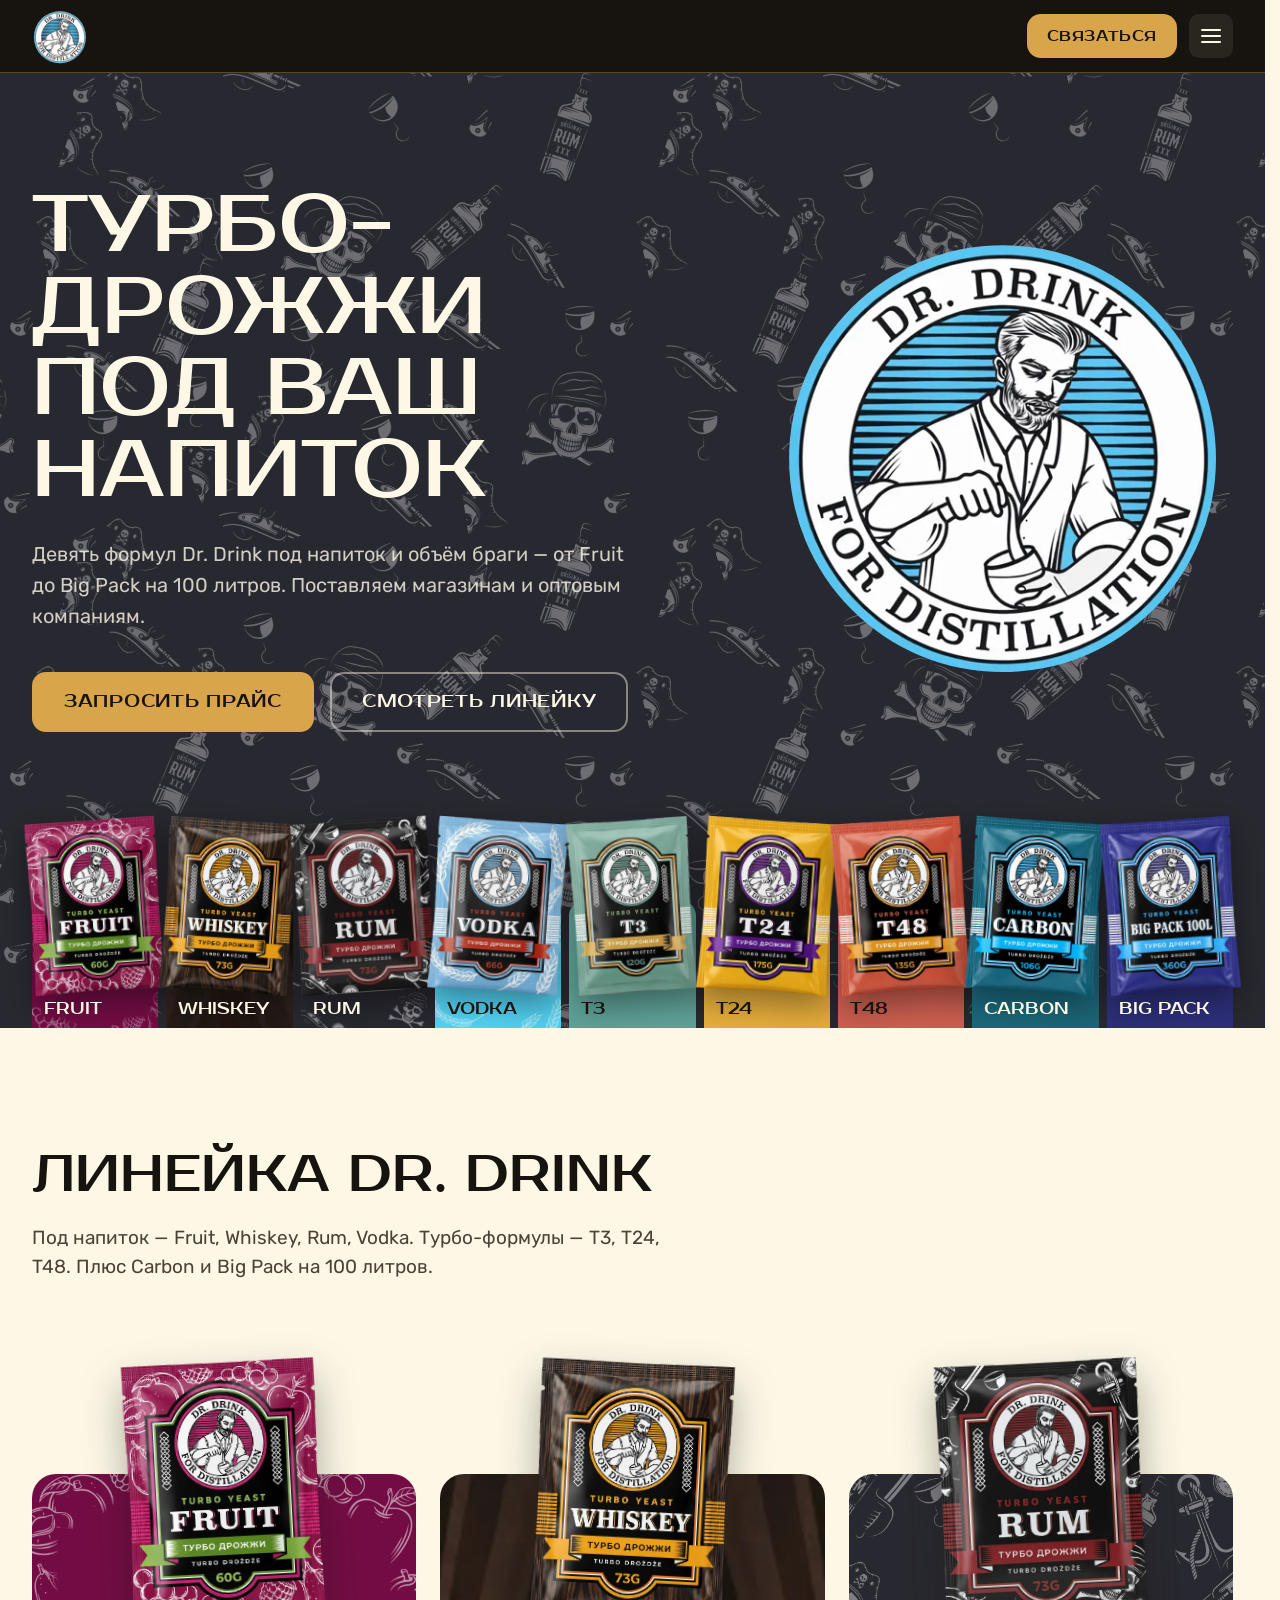
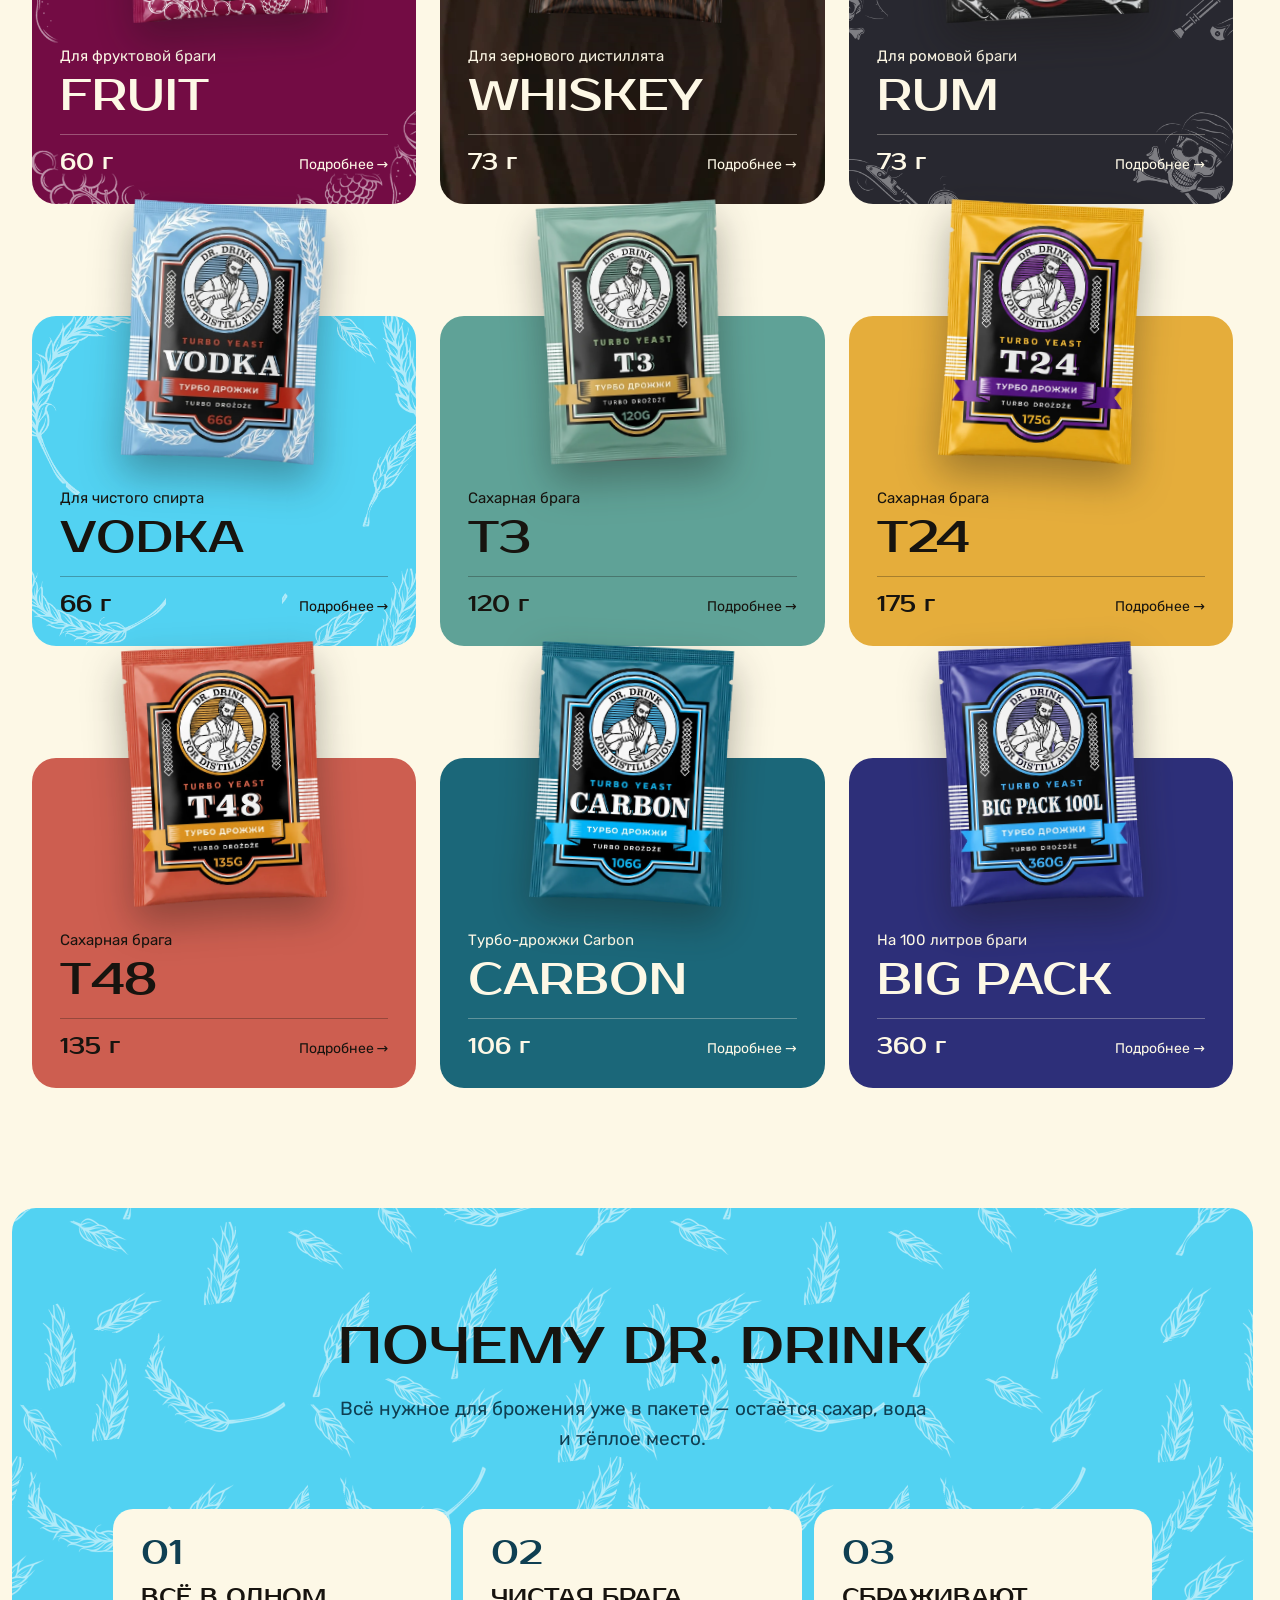
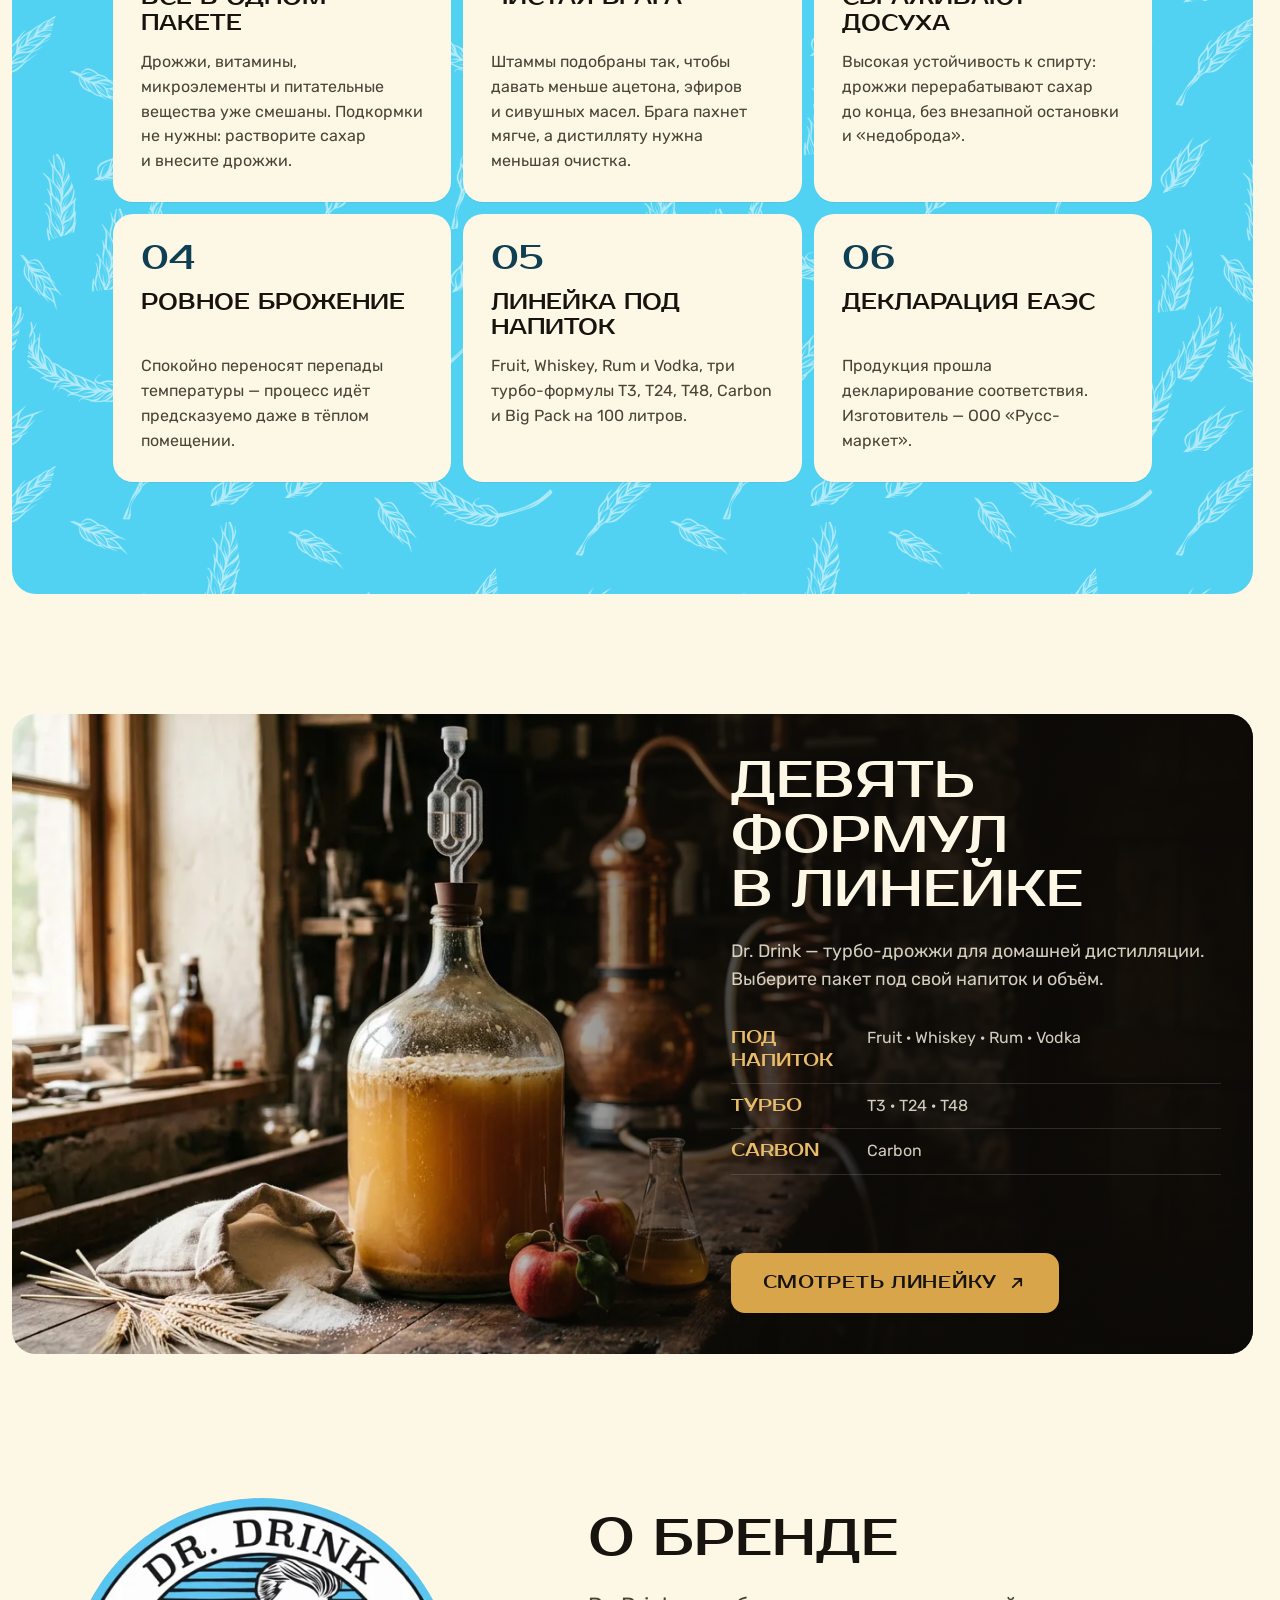
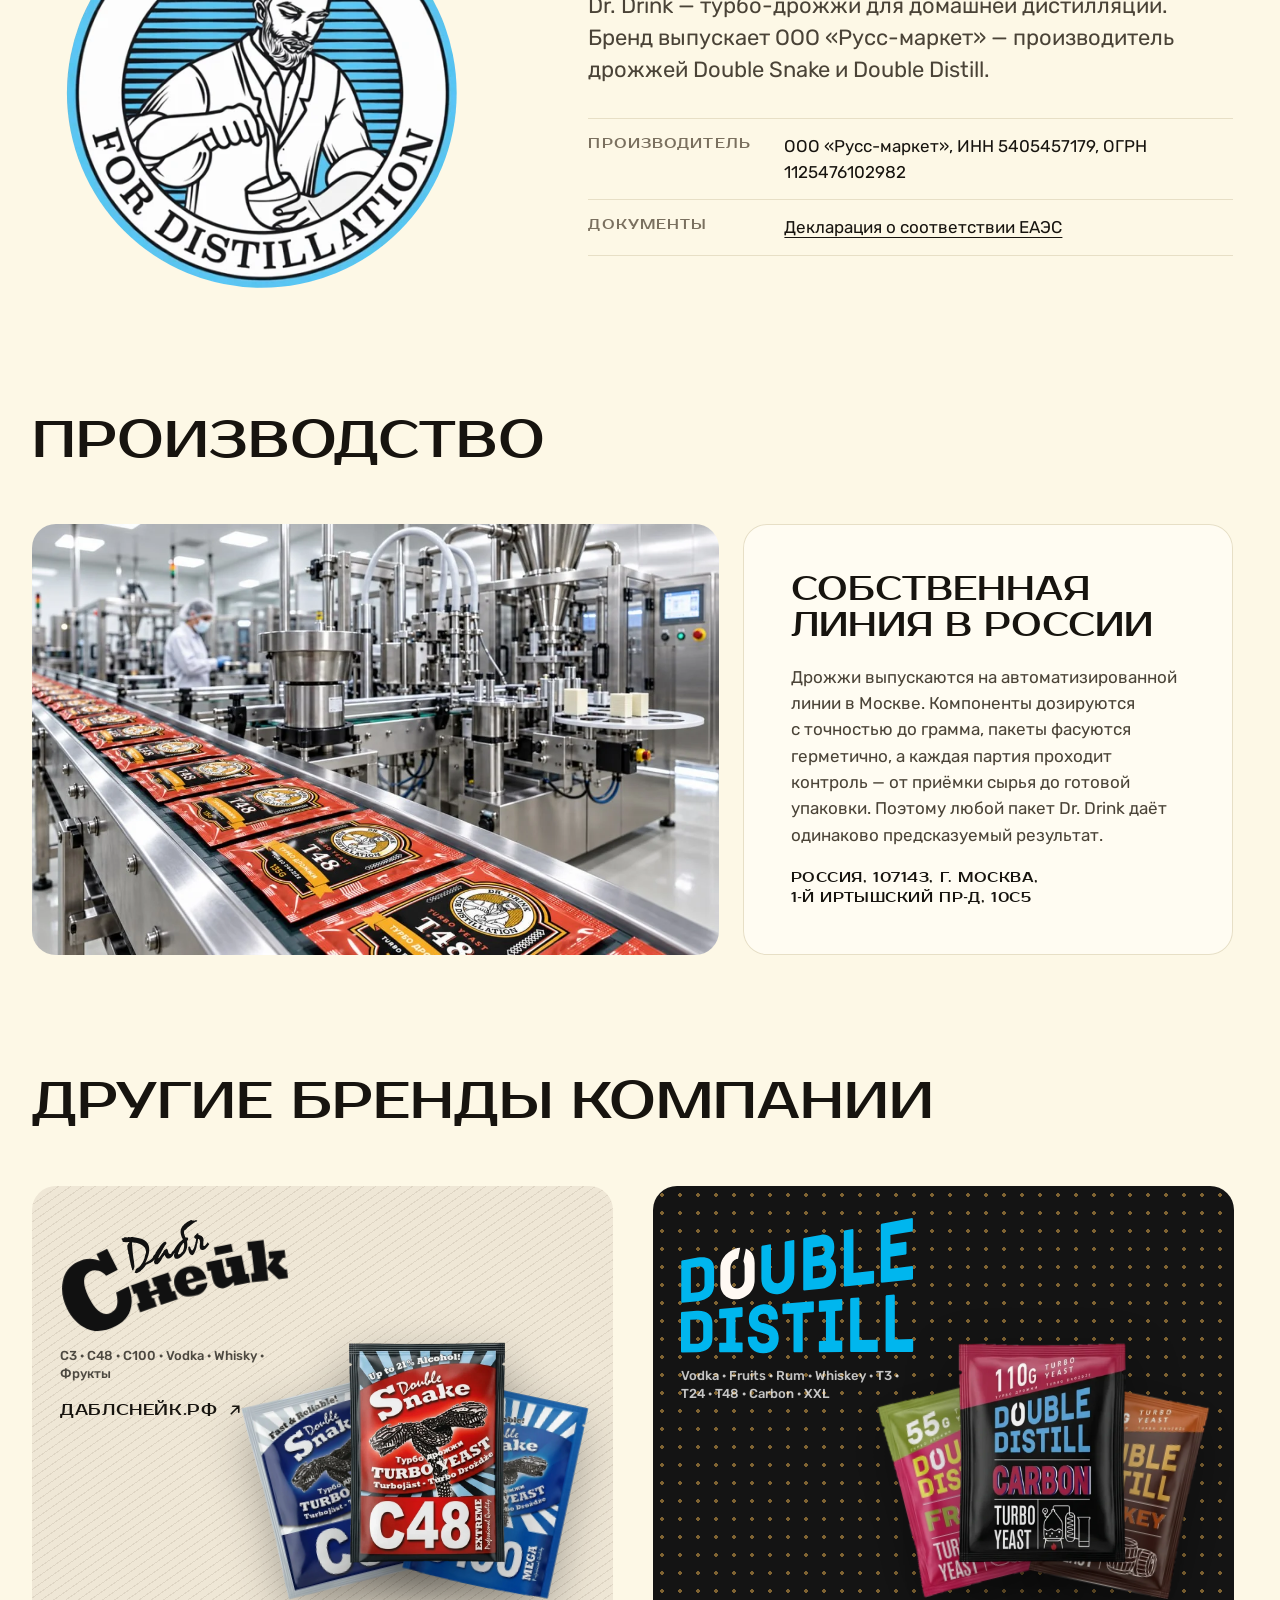
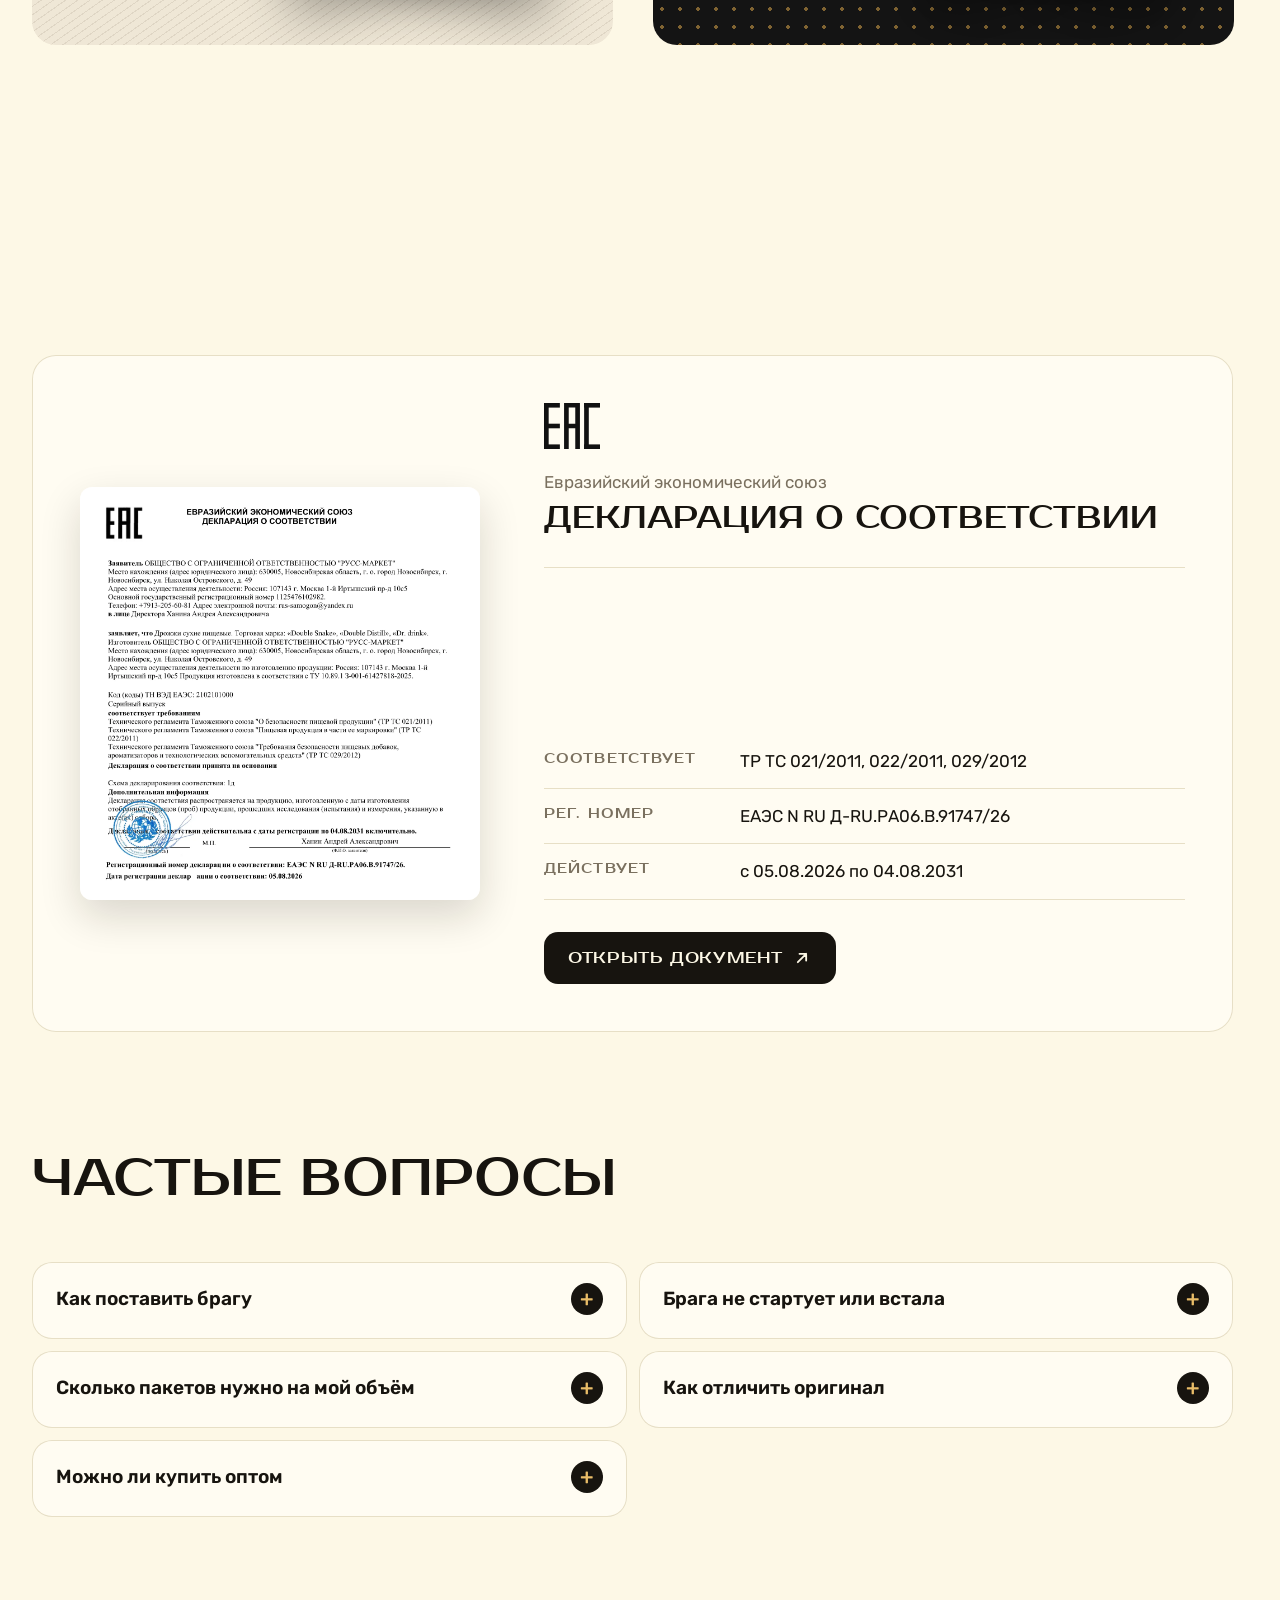
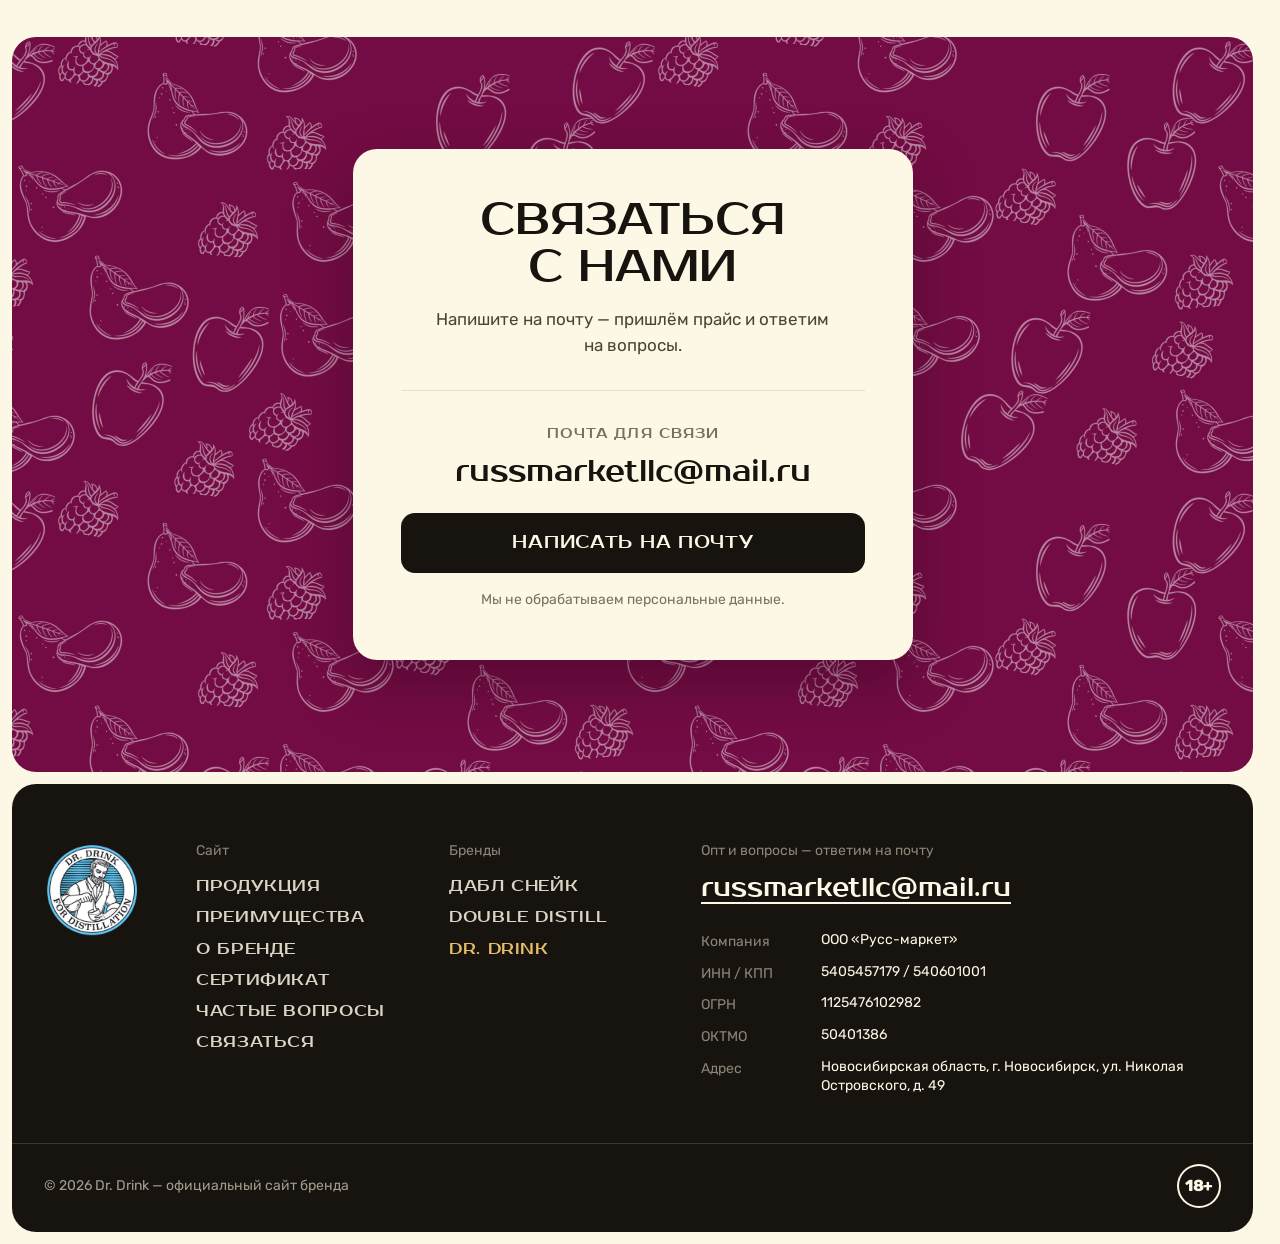
<file: index.html>
<!doctype html>
<html lang="ru">
<head>
<meta charset="utf-8">
<meta name="viewport" content="width=device-width, initial-scale=1">
<title>Dr. Drink — турбо-дрожжи для дистилляции</title>
<meta name="description" content="Официальный сайт турбо-дрожжей Dr. Drink: девять формул под напиток и объём браги — от Fruit до Big Pack на 100 литров. Поставки магазинам и оптовым компаниям.">
<link rel="icon" href="favicon.png">
<meta name="theme-color" content="#17140f">
<meta property="og:type" content="website">
<meta property="og:locale" content="ru_RU">
<meta property="og:site_name" content="Dr. Drink">
<meta property="og:title" content="Dr. Drink — турбо-дрожжи для дистилляции">
<meta property="og:description" content="Девять формул под напиток и объём браги — от Fruit до Big Pack на 100 литров. Поставки магазинам и оптовым компаниям.">
<meta property="og:image" content="https://dr-drink.ru/img/og.jpg">
<meta property="og:image:width" content="1200">
<meta property="og:image:height" content="630">
<meta name="twitter:card" content="summary_large_image">
<link rel="preconnect" href="https://fonts.googleapis.com">
<link rel="preconnect" href="https://fonts.gstatic.com" crossorigin>
<link rel="stylesheet" href="https://fonts.googleapis.com/css2?family=Prosto+One&family=Rubik:wght@400;500;600&display=swap">
<link rel="stylesheet" href="css/site.css?v=20261034">
<script>if(!matchMedia("(prefers-reduced-motion: reduce)").matches)document.documentElement.classList.add("anim-on")</script>
</head>
<body>
<a class="skip" href="#main">К содержанию</a>

<!-- шапка: сплошная полоса во всю ширину (вместо плавающей капсулы), медальон-логотип свисает печатью -->
<header class="hd">
  <div class="c hd-in">
    <a class="hd-logo" href="#top" aria-label="Dr. Drink — на главную"><video class="hd-logo-anim" src="img/logo-anim.mp4" poster="img/logo-anim-poster.webp" muted playsinline preload="metadata" width="64" height="64" aria-hidden="true"></video><span class="sr-only">Dr. Drink — For distillation</span></a>
    <nav class="hd-nav" id="hd-nav" aria-label="Разделы">
      <a href="#lineup">Продукция</a>
      <a href="#benefits">Преимущества</a>
      <a href="#about">О бренде</a>
      <a href="#production">Производство</a>
      <a href="#certificate">Сертификат</a>
      <a href="#brands">Бренды</a>
      <a href="#faq">Вопросы</a>
    </nav>
    <a data-contact class="btn btn-gold" href="#contact">Связаться</a>
    <button class="hd-burger" type="button" aria-label="Открыть меню" aria-expanded="false" aria-controls="hd-nav"><span></span></button>
  </div>
</header>

<main id="main">

  <!-- первый экран: фон пачки Rum с её узором (клиент 18.10), справа логотип вместо бейджа, внизу вся линейка -->
  <section class="hero pat pat-rum pat-tile" id="top">
    <div class="c hero-in">
      <div>
        <h1 class="h1">Турбо-дрожжи<br>под&nbsp;ваш напиток</h1>
        <p class="hero-sub">Девять формул Dr.&nbsp;Drink под напиток и&nbsp;объём браги — от&nbsp;Fruit до&nbsp;Big Pack на&nbsp;100&nbsp;литров. Поставляем магазинам и&nbsp;оптовым компаниям.</p>
        <div class="hero-cta">
          <a data-contact class="btn btn-gold btn-lg" href="#contact">Запросить прайс</a>
          <a class="btn btn-line btn-lg" href="#lineup">Смотреть линейку</a>
        </div>
      </div>
      <div class="hero-logo-wrap"><a class="hero-logo" href="#about" aria-label="О бренде Dr. Drink"><video class="logo-anim" src="img/logo-anim.mp4" poster="img/logo-anim-poster.webp" muted loop autoplay playsinline preload="auto" width="320" height="320" aria-hidden="true"></video></a></div>
    </div>
    <ul class="c hero-row" aria-label="Линейка Dr. Drink">
      <li><a class="pat pat-fruit" style="--pat-o:.5" href="product.html?p=fruit"><img src="img/fruit.webp" width="680" height="900" alt="Dr. Drink Fruit"><b>Fruit</b></a></li>
      <li><a class="pat pat-whiskey" style="--pat-o:.8" href="product.html?p=whiskey"><img src="img/whiskey.webp" width="677" height="900" alt="Dr. Drink Whiskey"><b>Whiskey</b></a></li>
      <li><a class="pat pat-rum" style="--pat-o:.5" href="product.html?p=rum"><img src="img/rum.webp" width="609" height="770" alt="Dr. Drink Rum"><b>Rum</b></a></li>
      <li class="lt"><a class="pat pat-vodka" style="--pat-o:.6" href="product.html?p=vodka"><img src="img/vodka.webp" width="620" height="822" alt="Dr. Drink Vodka"><b>Vodka</b></a></li>
      <li class="lt"><a style="--pk:#5fa297" href="product.html?p=t3"><img src="img/t3.webp" width="551" height="784" alt="Dr. Drink T3"><b>T3</b></a></li>
      <li class="lt"><a style="--pk:#e5ad3b" href="product.html?p=t24"><img src="img/t24.webp" width="678" height="900" alt="Dr. Drink T24"><b>T24</b></a></li>
      <li class="lt"><a style="--pk:#cd5e50" href="product.html?p=t48"><img src="img/t48.webp" width="678" height="900" alt="Dr. Drink T48"><b>T48</b></a></li>
      <li><a style="--pk:#1b6779" href="product.html?p=carbon"><img src="img/carbon.webp" width="676" height="900" alt="Dr. Drink Carbon"><b>Carbon</b></a></li>
      <li><a style="--pk:#2d2f79" href="product.html?p=bigpack"><img src="img/bigpack.webp" width="678" height="900" alt="Dr. Drink Big Pack 100L"><b>Big Pack</b></a></li>
    </ul>
  </section>

  <!-- линейка: карточка в цвет пачки; узор — только у позиций, где он есть на пачке (Fruit, Whiskey, Rum, Vodka) -->
  <section class="sec c" id="lineup">
    <div class="sec-head">
      <h2 class="h2">Линейка Dr.&nbsp;Drink</h2>
      <p class="lead">Под напиток — Fruit, Whiskey, Rum, Vodka. Турбо-формулы — T3, T24, T48. Плюс Carbon и&nbsp;Big Pack на&nbsp;100&nbsp;литров.</p>
    </div>
    <div class="cards">
      <article class="card pat pat-fruit"><img src="img/fruit.webp" width="680" height="900" alt="" loading="lazy"><span class="card-k">Для фруктовой браги</span><h3 class="card-n"><a href="product.html?p=fruit">Fruit</a></h3><p class="card-m"><b>60&nbsp;г</b><span>Подробнее →</span></p></article>
      <article class="card pat pat-whiskey" style="--pat-o:.9"><img src="img/whiskey.webp" width="677" height="900" alt="" loading="lazy"><span class="card-k">Для зернового дистиллята</span><h3 class="card-n"><a href="product.html?p=whiskey">Whiskey</a></h3><p class="card-m"><b>73&nbsp;г</b><span>Подробнее →</span></p></article>
      <article class="card pat pat-rum" style="--pat-o:.4"><img src="img/rum.webp" width="609" height="770" alt="" loading="lazy"><span class="card-k">Для ромовой браги</span><h3 class="card-n"><a href="product.html?p=rum">Rum</a></h3><p class="card-m"><b>73&nbsp;г</b><span>Подробнее →</span></p></article>
      <article class="card lt pat pat-vodka"><img src="img/vodka.webp" width="620" height="822" alt="" loading="lazy"><span class="card-k">Для чистого спирта</span><h3 class="card-n"><a href="product.html?p=vodka">Vodka</a></h3><p class="card-m"><b>66&nbsp;г</b><span>Подробнее →</span></p></article>
      <article class="card lt" style="--pk:#5fa297"><img src="img/t3.webp" width="551" height="784" alt="" loading="lazy"><span class="card-k">Сахарная брага</span><h3 class="card-n"><a href="product.html?p=t3">T3</a></h3><p class="card-m"><b>120&nbsp;г</b><span>Подробнее →</span></p></article>
      <article class="card lt" style="--pk:#e5ad3b"><img src="img/t24.webp" width="678" height="900" alt="" loading="lazy"><span class="card-k">Сахарная брага</span><h3 class="card-n"><a href="product.html?p=t24">T24</a></h3><p class="card-m"><b>175&nbsp;г</b><span>Подробнее →</span></p></article>
      <article class="card lt" style="--pk:#cd5e50"><img src="img/t48.webp" width="678" height="900" alt="" loading="lazy"><span class="card-k">Сахарная брага</span><h3 class="card-n"><a href="product.html?p=t48">T48</a></h3><p class="card-m"><b>135&nbsp;г</b><span>Подробнее →</span></p></article>
      <article class="card" style="--pk:#1b6779"><img src="img/carbon.webp" width="676" height="900" alt="" loading="lazy"><span class="card-k">Турбо-дрожжи Carbon</span><h3 class="card-n"><a href="product.html?p=carbon">Carbon</a></h3><p class="card-m"><b>106&nbsp;г</b><span>Подробнее →</span></p></article>
      <article class="card" style="--pk:#2d2f79"><img src="img/bigpack.webp" width="678" height="900" alt="" loading="lazy"><span class="card-k">На 100&nbsp;литров браги</span><h3 class="card-n"><a href="product.html?p=bigpack">Big Pack</a></h3><p class="card-m"><b>360&nbsp;г</b><span>Подробнее →</span></p></article>
    </div>
  </section>

  <!-- преимущества (вместо «Как запустить брагу»): тексты даблснейк.рф, переформулированы без цифр Double Snake; фон пачки Vodka -->
  <section class="band benefits pat pat-vodka pat-tile" id="benefits">
    <div class="c">
      <div class="sec-head">
        <h2 class="h2">Почему Dr.&nbsp;Drink</h2>
        <p class="lead">Всё нужное для брожения уже в&nbsp;пакете — остаётся сахар, вода и&nbsp;тёплое место.</p>
      </div>
      <div class="ben-grid">
        <div class="ben"><span class="ben-n">01</span><b>Всё в одном пакете</b><span>Дрожжи, витамины, микроэлементы и&nbsp;питательные вещества уже смешаны. Подкормки не&nbsp;нужны: растворите сахар и&nbsp;внесите дрожжи.</span></div>
        <div class="ben"><span class="ben-n">02</span><b>Чистая брага</b><span>Штаммы подобраны так, чтобы давать меньше ацетона, эфиров и&nbsp;сивушных масел. Брага пахнет мягче, а&nbsp;дистилляту нужна меньшая очистка.</span></div>
        <div class="ben"><span class="ben-n">03</span><b>Сбраживают досуха</b><span>Высокая устойчивость к&nbsp;спирту: дрожжи перерабатывают сахар до&nbsp;конца, без внезапной остановки и&nbsp;«недоброда».</span></div>
        <div class="ben"><span class="ben-n">04</span><b>Ровное брожение</b><span>Спокойно переносят перепады температуры — процесс идёт предсказуемо даже в&nbsp;тёплом помещении.</span></div>
        <div class="ben"><span class="ben-n">05</span><b>Линейка под напиток</b><span>Fruit, Whiskey, Rum и&nbsp;Vodka, три турбо-формулы T3, T24, T48, Carbon и&nbsp;Big Pack на&nbsp;100&nbsp;литров.</span></div>
        <div class="ben"><span class="ben-n">06</span><b>Декларация ЕАЭС</b><span>Продукция прошла декларирование соответствия. Изготовитель — ООО «Русс-маркет».</span></div>
      </div>
    </div>
  </section>

  <!-- вместо таблицы «Сравнить линейку» (нет данных): тематическое изображение (сгенерировано в Figma AI) + подбор формулы по сырью -->
  <section class="still" id="choose">
    <img src="img/still.webp" alt="Бутыль с бродящей брагой и медный дистиллятор на верстаке" loading="lazy" width="1376" height="768">
    <div class="c still-in">
      <div class="still-text">
        <h2 class="h2">Девять формул в&nbsp;линейке</h2>
        <p>Dr.&nbsp;Drink — турбо-дрожжи для домашней дистилляции. Выберите пакет под свой напиток и&nbsp;объём.</p>
        <ul class="still-list">
          <li><b>Под напиток</b><span>Fruit · Whiskey · Rum · Vodka</span></li>
          <li><b>Турбо</b><span>T3 · T24 · T48</span></li>
          <li><b>Carbon</b><span>Carbon</span></li>
          <li><b>100&nbsp;литров</b><span>Big Pack</span></li>
        </ul>
        <a class="btn btn-gold btn-lg" href="#lineup">Смотреть линейку <svg class="i" viewBox="0 0 24 24" aria-hidden="true"><path d="M7 17 17 7M9 7h8v8"/></svg></a>
      </div>
    </div>
  </section>

  <!-- о бренде: логотип без рамки, проверяемые факты; другие бренды — логотипами -->
  <section class="sec c" id="about">
    <div class="about">
      <div class="about-logo-wrap"><video class="logo-anim" src="img/logo-anim.mp4" poster="img/logo-anim-poster.webp" muted loop playsinline preload="metadata" width="420" height="420" aria-label="Логотип Dr. Drink — For distillation"></video></div>
      <div>
        <h2 class="h2">О бренде</h2>
        <p class="about-lead">Dr.&nbsp;Drink — турбо-дрожжи для домашней дистилляции. Бренд выпускает ООО «Русс-маркет» — производитель дрожжей Double Snake и&nbsp;Double Distill.</p>
        <dl class="facts">
          <div><dt class="lbl">Производитель</dt><dd>ООО «Русс-маркет», ИНН 5405457179, ОГРН 1125476102982</dd></div>
          <div><dt class="lbl">Документы</dt><dd><a class="lnk" href="#certificate">Декларация о соответствии ЕАЭС</a></dd></div>
        </dl>
      </div>
    </div>
  </section>

  <!-- производство (клиент 20.10): как блок «Производство» на даблснейк.рф — фото линии + текст, переформулированный -->
  <section class="sec c" id="production">
    <div class="sec-head"><h2 class="h2">Производство</h2></div>
    <div class="prod">
      <figure class="prod-pic"><img src="img/production-drdrink.webp" alt="Линия фасовки: пачки Dr. Drink T48 на конвейере" width="1280" height="720" loading="lazy"></figure>
      <div class="prod-text">
        <p class="prod-lead">Собственная линия в&nbsp;России</p>
        <p>Дрожжи выпускаются на&nbsp;автоматизированной линии в&nbsp;Москве. Компоненты дозируются с&nbsp;точностью до&nbsp;грамма, пакеты фасуются герметично, а&nbsp;каждая партия проходит контроль — от&nbsp;приёмки сырья до&nbsp;готовой упаковки. Поэтому любой пакет Dr.&nbsp;Drink даёт одинаково предсказуемый результат.</p>
        <span class="prod-addr">Россия, 107143, г.&nbsp;Москва, 1&#8209;й&nbsp;Иртышский пр&#8209;д,&nbsp;10с5</span>
      </div>
    </div>
  </section>

  <!-- другие бренды компании — как блок «Наши бренды» на даблснейк.рф: веер пачек + логотип + линейка -->
  <section class="sec c" id="brands">
    <div class="sec-head"><h2 class="h2">Другие бренды компании</h2></div>
    <div class="pb-grid">
      <a class="pb-card pb-paper" href="https://xn--80achgugeq9a.xn--p1ai/" target="_blank" rel="noopener" aria-label="Дабл Снейк — даблснейк.рф">
        <span class="pb-fan" aria-hidden="true"><img class="f1" src="img/ds-c3.webp" width="505" height="640" alt=""><img class="f2" src="img/ds-c48.webp" width="640" height="640" alt=""><img class="f3" src="img/ds-c100.webp" width="640" height="640" alt=""></span>
        <span class="pb-text"><svg xmlns="http://www.w3.org/2000/svg" viewBox="62.02 77.06 221.71 110.96" role="img" aria-label="Дабл Снейк" class="pb-logo pb-logo-ds pb-wave"><g fill="#111111"><g data-wave-letter="0"><path fill-rule="nonzero" d="M116.07 148.8C118.07 156 118.64 164.64 111.2 168.38C101.29 173.37 93.89 161.65 90.02 153.95C86.28 146.48 81.1 133.43 90.82 128.54C93.54 127.17 96.45 127.04 99.38 127.98C102.13 128.87 104.48 130.57 106.48 132.67L117.65 127.05L107.42 106.65L97.18 111.8L100.38 118.2L96.39 117.08C90.24 115.36 84.22 116.64 78.68 119.43C71.01 123.28 66.4 129.46 64.72 138.06C62.91 147.31 64.71 156.27 68.96 164.74C73.2 173.2 79.3 179.82 87.82 183.75C96.99 187.97 106.61 185.79 115.14 181.5C121.56 178.27 127.14 173.55 129.52 166.46C132.4 157.87 131.1 151.17 128.21 142.93ZZ"/></g><g data-wave-letter="1"><path fill-rule="nonzero" d="M151.87 134.58L163.85 130.41L166.47 129.49L169.33 137.68L169.35 137.74L166.72 138.66L169.96 147.96L172.59 147.04L172.61 147.11L175.47 155.29L172.84 156.21L160.86 160.38L159.32 160.92L156.47 152.73L158.01 152.2L157.98 152.13L157.16 149.77L150.13 152.22L150.95 154.58L150.98 154.65L152.51 154.11L155.37 162.3L153.83 162.84L141.85 167.01L139.22 167.93L136.37 159.74L136.34 159.68L138.97 158.76L135.73 149.46L133.1 150.38L133.08 150.31L130.23 142.13L132.85 141.21L144.83 137.03L146.37 136.5L149.23 144.68L147.69 145.22L147.71 145.29L148.65 147.99L155.68 145.54L154.74 142.83L154.72 142.77L153.18 143.31L150.33 135.12ZZ"/></g><g data-wave-letter="2"><path fill-rule="nonzero" d="M183.98 136.9L190.87 135.12C190.76 134.57 190.7 134.26 190.68 134.19C190.31 132.75 189.68 131.66 188.79 130.88C187.9 130.13 186.92 129.89 185.84 130.17C184.74 130.45 184.03 131.17 183.71 132.34C183.39 133.52 183.43 134.86 183.82 136.37C183.87 136.56 183.92 136.74 183.98 136.9ZM193.56 141.81L204.14 139.15C203.98 141.06 203.83 142.47 202.94 144.26C202.37 145.41 201.59 146.47 200.6 147.47C198.62 149.5 195.99 150.94 192.72 151.79C187.22 153.21 182.75 153 179.32 151.16C175.89 149.33 173.64 146.36 172.57 142.24C171.52 138.21 172.02 134.49 174.07 131.1C176.08 127.71 179.4 125.41 184.04 124.2C188.5 123.05 192.47 123.38 195.93 125.19C199.34 127 201.8 130.46 203.31 135.57L184.73 140.39C185.89 144.67 187.87 146.43 190.68 145.71C192.36 145.27 193.33 143.97 193.56 141.81Z"/></g><g data-wave-letter="3"><path fill-rule="nonzero" d="M207.43 127.58L204.55 128.16L202.85 119.73L218.14 116.65L220.71 129.42C221.15 131.58 221.62 132.99 222.13 133.66C222.62 134.34 223.43 134.57 224.56 134.34C225.93 134.07 227.11 133.4 228.12 132.33L226.39 123.76L223.14 124.42L221.44 115.98L237.1 112.82L240.8 131.18L243.69 130.6L245.38 139.02L230.09 142.11L229.41 138.71C226.67 141.97 223.6 143.94 220.19 144.63C217.75 145.12 215.48 144.67 213.37 143.27C211.24 141.89 209.69 138.77 208.71 133.92ZZM210.41 105.45L227.14 101.97L228.7 109.52L211.97 112.99Z"/></g><g data-wave-letter="4"><path fill-rule="nonzero" d="M262.72 137.17L247.08 138.99L246.09 130.47L249.18 130.11L246.63 108.28L243.49 108.64L242.5 100.12L258.19 98.3L261.34 125.38L268.22 115.8L263.8 116.32L263.02 109.63L278.49 107.83L279.35 115.18L276.53 115.51L272.57 121.02L278.77 126.65L280.73 126.42L281.73 134.96L272.72 136L261.34 125.38ZZ"/></g><path fill-rule="nonzero" d="M205.92 102.25C205.81 102.44 205.68 102.64 205.54 102.85C205.4 103.06 205.26 103.25 205.13 103.43C204.86 103.79 204.58 104.15 204.28 104.51C203.98 104.87 203.68 105.21 203.39 105.53C203.1 105.84 202.8 106.14 202.49 106.41C202.17 106.68 201.88 106.92 201.61 107.09C201.26 107.33 200.91 107.51 200.56 107.66C200.21 107.79 199.87 107.88 199.55 107.91C199.18 107.94 198.83 107.9 198.48 107.76C198.13 107.63 197.8 107.41 197.48 107.1C197.27 106.88 197.11 106.61 197 106.27C196.88 105.93 196.8 105.57 196.76 105.18C196.7 104.89 196.69 104.58 196.69 104.24C196.7 103.9 196.72 103.56 196.74 103.24C196.77 102.92 196.8 102.59 196.83 102.27C196.86 101.95 196.87 101.66 196.86 101.41C196.87 101.22 196.9 101.01 196.97 100.82C197.03 100.62 197.08 100.42 197.08 100.21C197.07 100.07 197.04 99.9 196.98 99.72C196.93 99.53 196.88 99.37 196.84 99.22C196.78 98.92 196.7 98.64 196.61 98.36C196.51 98.09 196.37 97.86 196.18 97.69C196.07 97.57 195.92 97.47 195.72 97.42C195.54 97.35 195.32 97.32 195.1 97.33C195.09 97.52 195.08 97.74 195.05 97.96C195.02 98.18 195 98.39 194.98 98.6C194.93 98.98 194.87 99.37 194.79 99.79C194.72 100.21 194.64 100.62 194.58 101.01C194.57 101.18 194.5 101.37 194.38 101.58C194.25 101.8 194.18 101.99 194.15 102.16C194.04 102.7 193.94 103.25 193.88 103.79C193.82 104.35 193.72 104.88 193.58 105.39C193.39 106.06 193.18 106.73 192.95 107.36C192.73 107.99 192.51 108.59 192.29 109.14C192.08 109.67 191.86 110.16 191.62 110.6C191.39 111.06 191.16 111.43 190.91 111.75C190.72 111.99 190.53 112.19 190.32 112.37C190.12 112.55 189.92 112.65 189.72 112.7C189.47 112.76 189.22 112.77 188.98 112.73C188.73 112.69 188.5 112.62 188.28 112.53C188.04 112.38 187.8 112.19 187.57 111.95C187.33 111.72 187.13 111.45 186.95 111.14C186.8 110.89 186.67 110.63 186.54 110.35C186.41 110.06 186.31 109.76 186.23 109.45C186.12 109.04 186.02 108.61 185.93 108.16C185.84 107.71 185.77 107.27 185.72 106.83C185.7 106.59 185.67 106.34 185.67 106.09C185.66 105.85 185.66 105.6 185.65 105.35C185.65 105.2 185.74 105.03 185.93 104.84C186.1 104.64 186.3 104.52 186.52 104.47C186.72 104.42 186.91 104.44 187.1 104.52C187.28 104.6 187.39 104.69 187.41 104.78C187.45 104.92 187.5 105.12 187.59 105.36C187.67 105.61 187.76 105.87 187.86 106.14C188.06 106.68 188.31 107.18 188.59 107.66C188.89 108.14 189.15 108.35 189.4 108.29C189.9 108.17 190.39 107.57 190.88 106.49C191.36 105.4 191.75 104.3 192.03 103.21C192.07 103.02 192.14 102.81 192.24 102.59C192.33 102.38 192.41 102.16 192.46 101.93C192.49 101.76 192.5 101.56 192.48 101.35C192.47 101.14 192.49 100.95 192.53 100.8C192.58 100.63 192.66 100.46 192.75 100.29C192.85 100.1 192.91 99.93 192.92 99.78C192.96 99.52 193 99.27 193.02 99.04C193.04 98.8 193.07 98.58 193.11 98.36C193.15 98.1 193.2 97.86 193.22 97.64C193.26 97.41 193.29 97.25 193.32 97.12C192.94 97.01 192.62 96.89 192.36 96.78C192.11 96.65 191.91 96.54 191.78 96.41C191.64 96.27 191.53 96.12 191.47 95.95C191.41 95.8 191.37 95.64 191.37 95.49C191.38 95.31 191.43 95.13 191.52 94.95C191.62 94.79 191.7 94.61 191.78 94.45C191.87 94.31 191.96 94.16 192.05 94.01C192.13 93.85 192.2 93.73 192.25 93.61C192.39 93.58 192.57 93.51 192.79 93.41C193 93.31 193.19 93.18 193.38 93.05C193.45 92.98 193.47 92.87 193.45 92.73C193.42 92.59 193.44 92.47 193.51 92.39C193.59 92.29 193.72 92.22 193.89 92.18C194.07 92.15 194.2 92.11 194.27 92.06C194.59 91.83 194.87 91.76 195.12 91.86C195.36 91.95 195.52 92.44 195.6 93.34C195.77 93.39 195.94 93.43 196.11 93.48C196.3 93.53 196.46 93.58 196.61 93.63C196.93 93.73 197.25 93.86 197.57 94C197.88 94.14 198.16 94.28 198.4 94.43C198.68 94.61 198.93 94.8 199.13 95.03C199.33 95.24 199.5 95.46 199.64 95.68C199.78 95.89 199.9 96.13 200 96.38C200.11 96.63 200.18 96.87 200.24 97.11C200.32 97.43 200.37 97.75 200.4 98.1C200.43 98.44 200.44 98.77 200.42 99.07C200.42 99.23 200.38 99.42 200.28 99.64C200.18 99.85 200.13 100.06 200.13 100.26C200.12 100.37 200.14 100.47 200.2 100.59C200.25 100.72 200.27 100.82 200.26 100.93C200.24 101.28 200.21 101.65 200.17 102.01C200.12 102.38 200.12 102.71 200.16 103C200.19 103.29 200.27 103.53 200.4 103.7C200.53 103.88 200.69 103.99 200.88 104.05C201.01 104.09 201.16 104.06 201.34 103.98C201.53 103.89 201.71 103.77 201.91 103.63C202.12 103.45 202.36 103.2 202.62 102.9C202.88 102.59 203.12 102.3 203.35 101.99C203.56 101.71 203.75 101.42 203.93 101.14C204.1 100.86 204.25 100.62 204.36 100.43ZZM151.94 113.8L153.76 111.76C153.82 111.66 153.89 111.53 153.96 111.36C154.04 111.19 154.11 110.97 154.19 110.67C154.25 110.43 154.35 110.22 154.49 110.02C154.63 109.83 154.81 109.64 155.03 109.46C155.11 109.27 155.25 109.01 155.42 108.71C155.6 108.41 155.83 108.05 156.11 107.63C156.27 107.48 156.45 107.27 156.68 107.01C156.9 106.75 157.13 106.43 157.37 106.03C158.47 104.26 159.47 102.87 160.4 101.87C161.32 100.87 162.16 100.26 162.93 100.03C163.36 99.91 163.7 99.9 163.95 100.01C164.21 100.12 164.38 100.33 164.47 100.64C164.57 100.96 164.59 101.27 164.54 101.55C164.49 101.84 164.37 102.1 164.15 102.35C163.83 102.75 163.48 103.2 163.1 103.68C162.94 104.08 162.72 104.52 162.45 104.99C162.18 105.47 161.85 105.96 161.45 106.47C161.35 106.72 161.26 106.94 161.2 107.13C161.14 107.22 161.02 107.41 160.85 107.68C160.69 107.95 160.45 108.27 160.15 108.65C160.09 109.04 159.87 109.59 159.47 110.29C159.09 111 158.56 111.87 157.87 112.89C157.78 113.04 157.65 113.34 157.47 113.82C157.29 114.3 157.05 114.92 156.78 115.7L157 115.86C157.33 115.64 157.65 115.35 157.97 114.97C158.28 114.58 158.62 114.1 158.97 113.53C159.38 112.88 159.71 112.36 159.98 111.95C160.24 111.55 160.43 111.28 160.55 111.14C160.64 111.04 160.74 110.94 160.83 110.85C160.93 110.75 161.04 110.64 161.16 110.5C161.66 109.43 162.18 108.58 162.7 107.99C163.23 107.38 163.77 106.99 164.34 106.83C164.68 106.72 164.98 106.77 165.23 106.98C165.49 107.18 165.7 107.53 165.89 108.03C166.09 108.82 166.29 109.57 166.5 110.28C166.63 110.78 166.91 111.18 167.33 111.49C167.74 111.8 168.2 111.88 168.68 111.74C168.83 111.69 168.96 111.61 169.08 111.49C169.19 111.37 169.31 111.22 169.41 111.05C169.49 110.88 169.55 110.71 169.62 110.55C169.69 110.39 169.76 110.24 169.83 110.08C169.95 109.98 170.12 109.68 170.4 109.43C170.59 109.25 170.8 109.09 170.98 108.96L170.98 108.96C171.15 108.83 171.28 108.74 171.31 108.7C171.38 108.6 171.43 108.46 171.66 108.2C171.98 107.66 172.53 106.76 173.3 105.48C173.86 104.54 174.43 103.72 175 103C175.57 102.29 176.11 101.68 176.63 101.15C176.95 100.83 177.24 100.53 177.51 100.25C177.79 99.97 178.09 99.68 178.44 99.38C178.68 99.17 178.96 98.93 179.28 98.66C179.59 98.39 179.97 98.09 180.42 97.75C180.27 97.36 180.1 96.96 179.89 96.57C179.68 96.19 179.52 95.8 179.42 95.43C179.27 94.99 179.11 94.53 178.94 94.06C178.77 93.6 178.63 93.17 178.53 92.79C178.43 92.41 178.36 92.03 178.32 91.64C178.28 91.26 178.26 90.89 178.26 90.52C178.26 90.08 178.29 89.64 178.36 89.17C178.43 88.71 178.53 88.25 178.65 87.77C178.76 87.33 178.97 86.86 179.26 86.36C179.56 85.86 179.92 85.36 180.31 84.87C180.62 84.49 180.95 84.11 181.31 83.74C181.67 83.37 182.02 83.02 182.39 82.71C182.7 82.42 183.06 82.13 183.46 81.83C183.87 81.53 184.29 81.24 184.73 80.96C185.32 80.58 185.78 80.3 186.1 80.11C186.42 79.92 186.86 79.7 187.42 79.43C188.08 79.19 188.51 79.06 188.7 79.06C188.85 79.07 188.94 79.13 188.97 79.23C189.01 79.33 189.12 79.39 189.33 79.4C189.57 79.41 189.84 79.44 190.14 79.48C190.43 79.52 190.73 79.56 191.04 79.59C191.15 79.6 191.43 79.52 191.88 79.37C192.32 79.22 192.6 79.14 192.71 79.15C193.4 79.18 193.9 79.28 194.19 79.44C194.48 79.61 194.54 79.73 194.39 79.8C194.26 79.86 194.19 79.94 194.16 80.08C194.13 80.21 194.05 80.31 193.9 80.38C193.77 80.45 193.58 80.5 193.34 80.53C193.1 80.57 192.91 80.63 192.78 80.71C192.56 80.82 192.31 80.93 192.06 81.05C191.8 81.17 191.56 81.3 191.36 81.44C191.14 81.56 190.94 81.72 190.75 81.92C190.57 82.11 190.37 82.28 190.16 82.42C189.72 82.7 189.28 83 188.86 83.31C188.43 83.63 188.01 83.94 187.58 84.26C187.23 84.5 186.89 84.76 186.56 85.01C186.22 85.27 185.9 85.51 185.61 85.74C185.39 85.9 185.14 86.16 184.87 86.5C184.6 86.85 184.31 87.14 183.98 87.35C183.82 87.45 183.67 87.62 183.5 87.88C183.35 88.15 183.22 88.29 183.13 88.33C182.6 88.54 182.26 88.74 182.12 88.91C181.96 89.08 181.87 89.26 181.8 89.44C181.66 89.87 181.56 90.3 181.55 90.74C181.52 91.19 181.55 91.62 181.63 92.05C181.71 92.38 181.82 92.71 181.93 93.04C182.05 93.37 182.15 93.7 182.23 94.02C182.32 94.35 182.46 94.69 182.65 95.03C182.84 95.38 182.98 95.67 183.09 95.93C183.49 95.85 183.91 95.81 184.33 95.78C184.76 95.76 185.06 95.88 185.24 96.13C185.29 96.21 185.34 96.29 185.38 96.39C185.43 96.49 185.46 96.58 185.49 96.68C185.59 97.05 185.57 97.48 185.43 97.99C185.3 98.5 184.93 98.85 184.35 99.06C184.46 99.48 184.53 99.79 184.54 99.98C184.55 100.16 184.59 100.47 184.65 100.89C184.71 101.36 184.75 101.83 184.75 102.29C184.76 102.76 184.75 103.22 184.71 103.69C184.68 104.1 184.63 104.51 184.56 104.94C184.49 105.37 184.4 105.78 184.29 106.18C184.17 106.72 184.01 107.24 183.82 107.76C183.62 108.29 183.41 108.78 183.18 109.24C182.97 109.7 182.72 110.15 182.44 110.59C182.16 111.03 181.87 111.45 181.57 111.85C181.39 112.09 181.16 112.31 180.89 112.53C180.62 112.74 180.38 112.95 180.18 113.16C180 113.33 179.87 113.52 179.74 113.73C179.62 113.92 179.47 114.09 179.29 114.23C178.98 114.45 178.66 114.69 178.31 114.93C177.97 115.15 177.63 115.36 177.31 115.53C176.94 115.73 176.56 115.9 176.18 116.03C175.81 116.17 175.44 116.28 175.09 116.35C174.3 116.51 173.66 116.45 173.16 116.17C172.66 115.88 172.3 115.32 172.08 114.49C171.93 113.92 171.88 113.36 171.93 112.81C171.98 112.27 172.12 111.75 172.32 111.24L172.57 110.69L172.13 111.16L172.13 111.16C171.85 111.6 171.38 112.19 171.11 112.65C170.85 113.11 170.56 113.56 170.25 113.99C169.86 114.5 169.47 114.91 169.06 115.22C168.66 115.54 168.23 115.77 167.77 115.9C166.71 116.22 165.81 116.17 165.07 115.77C164.32 115.36 163.73 114.6 163.29 113.46C163.25 113.32 163.18 113.19 163.1 113.05C163.02 112.92 162.88 112.79 162.71 112.67C162.65 112.78 162.58 112.88 162.51 113C162.44 113.12 162.35 113.26 162.27 113.43C162.1 113.66 161.88 113.93 161.64 114.26C161.39 114.58 161.1 114.97 160.77 115.42C160.35 116.15 160.01 116.75 159.73 117.23C159.44 117.7 159.23 118.04 159.12 118.24C158.87 118.6 158.56 118.98 158.2 119.37C157.85 119.76 157.44 120.18 156.99 120.62C156.69 120.89 156.44 121.11 156.22 121.29C156 121.47 155.83 121.57 155.73 121.6C154.94 121.83 154.3 121.82 153.81 121.57C153.33 121.32 152.98 120.81 152.75 120.04C152.62 119.62 152.6 119.19 152.68 118.75C152.76 118.32 152.94 117.86 153.22 117.39C153.2 117.22 153.17 117.08 153.15 116.97C152.84 117.39 152.38 117.93 152.04 118.26C151.58 118.69 151.03 119.12 150.39 119.56C150.21 119.67 150 119.81 149.75 119.97C149.51 120.13 149.23 120.31 148.92 120.5C148.45 120.69 147.9 120.92 147.27 121.19C146.63 121.47 145.88 121.81 145.02 122.21C144.07 123.56 143.18 124.68 142.38 125.54C141.57 126.4 140.87 127.02 140.25 127.39L139.99 127.81C139.5 128.22 138.9 128.63 138.16 129.03C137.42 129.44 136.53 129.87 135.49 130.33C135.28 130.34 135.05 130.3 134.79 130.18C134.53 130.08 134.21 129.9 133.85 129.66C133.96 129.43 134.09 129.16 134.24 128.8C134.4 128.45 134.56 128.04 134.73 127.58C134.87 127.16 135.07 126.8 135.33 126.48C135.6 126.16 135.98 125.87 136.47 125.61C136.97 125.32 137.52 124.98 138.1 124.56C138.22 124.39 138.37 124.2 138.57 123.99C138.76 123.78 138.98 123.54 139.21 123.26C139.52 122.97 139.84 122.6 140.15 122.16C140.45 121.72 140.78 121.2 141.12 120.6C141.57 119.78 141.93 119.13 142.21 118.65C142.48 118.16 142.65 117.85 142.69 117.74C142.75 117.48 142.83 117.24 142.91 117.01C143.01 116.79 143.13 116.56 143.29 116.34C143.4 115.89 143.53 115.33 143.69 114.66C143.85 113.99 144.04 113.21 144.27 112.32C144.33 112.22 144.39 112.08 144.47 111.89C144.55 111.7 144.64 111.5 144.74 111.28C144.95 110.81 145.01 110.2 144.92 109.43C144.83 108.66 144.62 107.76 144.28 106.73C144.05 106.02 143.62 105.34 142.99 104.71C142.35 104.06 141.5 103.44 140.42 102.84C139.52 102.35 138.61 101.95 137.68 101.62C136.75 101.31 135.84 101.1 134.96 101C134.29 100.91 133.65 100.81 133.05 100.72C132.45 100.62 131.9 100.52 131.41 100.45C131.44 101.29 131.49 102.44 131.58 103.91C131.68 105.38 131.82 107.15 132.01 109.23C132.24 111.57 132.45 113.45 132.64 114.87C132.84 116.28 133.01 117.22 133.16 117.69C133.18 118.1 133.23 118.51 133.29 118.91L133.79 123.77C133.57 125.01 133.33 125.95 133.09 126.58C132.86 127.22 132.62 127.58 132.39 127.65C132.28 127.69 132.15 127.64 131.99 127.49C131.83 127.35 131.64 127.1 131.42 126.74L131.29 125.33C131.21 125.26 131.11 125.15 131.01 125C130.78 123.96 130.54 122.92 130.29 121.87C130.03 120.82 129.79 119.78 129.56 118.73C129.27 117.56 129.04 116.46 128.88 115.41C128.71 114.36 128.59 113.38 128.51 112.46L127.84 111.39C127.86 111.06 127.84 110.66 127.79 110.2C127.73 109.74 127.65 109.23 127.53 108.66C127.37 107.93 127.24 107.33 127.14 106.88C127.05 106.43 127.01 106.1 127.02 105.91C127.01 105.69 127.01 105.41 126.97 105.09C126.95 104.75 126.91 104.36 126.87 103.89C126.86 103.71 127.04 103.29 127.41 102.64C127.76 101.98 127.97 101.51 128.04 101.21C128.37 101.06 128.6 100.91 128.74 100.77C128.87 100.64 128.91 100.5 128.87 100.36C128.83 100.25 128.71 100.19 128.49 100.17C128.29 100.15 127.98 100.18 127.59 100.26C127.42 100.32 127.21 100.37 126.95 100.41C126.71 100.44 126.45 100.46 126.17 100.44L123.88 100.17C123.4 100.13 123.01 100.05 122.74 99.94C122.46 99.82 122.29 99.67 122.22 99.47C122.21 99.12 122.2 98.79 122.16 98.46C121.95 98.19 121.77 97.97 121.63 97.8C121.49 97.62 121.41 97.48 121.37 97.37C121.33 97.23 121.33 97.12 121.38 97.01C121.42 96.91 121.51 96.84 121.64 96.79C122.13 96.72 122.55 96.66 122.91 96.62C123.05 96.52 123.2 96.41 123.34 96.31C123.49 96.2 123.63 96.08 123.78 95.98C124.17 95.85 124.52 95.76 124.85 95.71C125.18 95.67 125.43 95.65 125.61 95.65C125.87 95.69 126.15 95.72 126.43 95.77C126.71 95.82 126.99 95.84 127.24 95.86C127.43 95.77 127.68 95.64 127.99 95.49C128.09 95.46 128.17 95.44 128.27 95.45C128.51 95.51 128.78 95.54 129.08 95.56C129.4 95.56 129.74 95.55 130.13 95.5C130.54 95.44 130.89 95.39 131.19 95.38C131.48 95.36 131.73 95.35 131.91 95.38C133.91 95.66 135.68 95.97 137.21 96.29C138.75 96.61 140.05 96.99 141.13 97.42C142.82 98.08 144.18 98.93 145.23 99.97C146.27 101.01 147.01 102.2 147.45 103.55C148.15 105.71 148.22 108.21 147.66 111.06C147.09 113.92 145.91 117.11 144.11 120.64C144.3 120.48 144.57 120.28 144.91 120.05C145.25 119.82 145.64 119.54 146.06 119.23C147.02 118.67 148 118.1 148.99 117.5C149.61 117.08 150.12 116.69 150.52 116.32C150.92 115.95 151.43 115.2 151.63 114.81L151.63 114.8C151.65 114.74 151.68 114.66 151.71 114.58C151.78 114.37 151.85 114.11 151.94 113.8ZM181.4 100.93C181.06 101.25 180.79 101.5 180.58 101.67C180.36 101.85 180.13 102.12 179.86 102.5C179.67 102.8 179.47 103.12 179.26 103.45C179.04 103.78 178.84 104.13 178.63 104.48C178.27 105.13 177.95 105.78 177.65 106.45C177.35 107.12 177.09 107.75 176.89 108.37C176.61 109.14 176.34 109.81 176.07 110.4C175.8 110.99 175.71 111.41 175.78 111.69C175.99 112.04 176.21 112.19 176.49 112.13C176.67 112.08 176.89 112.02 177.18 111.94C177.46 111.86 177.71 111.75 177.95 111.62C178.14 111.5 178.31 111.35 178.46 111.17C178.6 110.98 178.78 110.8 178.97 110.62C179.1 110.5 179.29 110.32 179.54 110.09C179.78 109.85 179.97 109.68 180.09 109.54C180.29 109.28 180.41 109.06 180.46 108.87C180.5 108.67 180.6 108.41 180.74 108.08C180.97 107.57 181.17 107.01 181.33 106.38C181.49 105.76 181.59 105.12 181.62 104.46C181.67 103.81 181.69 103.24 181.69 102.76C181.69 102.27 181.6 101.66 181.4 100.93"/></g></svg><span class="pb-cap">C3 · C48 · C100 · Vodka · Whisky · Фрукты</span><span class="pb-go">даблснейк.рф <svg class="i" viewBox="0 0 24 24" aria-hidden="true"><path d="M7 17 17 7M9 7h8v8"/></svg></span></span>
      </a>
      <button type="button" class="pb-card pb-dark" data-soon aria-label="Double Distill — сайт в разработке">
        <span class="pb-fan" aria-hidden="true"><img class="f1" src="img/dd-fruits.webp" width="640" height="640" alt=""><img class="f2" src="img/dd-carbon.webp" width="640" height="640" alt=""><img class="f3" src="img/dd-whiskey.webp" width="640" height="640" alt=""></span>
        <span class="pb-text"><svg xmlns="http://www.w3.org/2000/svg" viewBox="65.8121 81.71030000000002 242.5734 141.3211" role="img" aria-label="Double Distill" class="pb-logo pb-logo-dd pb-dd-logo"><path d="M90.34790 151.58790 C90.34790 155.82690 87.46590 158.65590 83.17590 159.16190 L76.13190 159.99290 L76.13190 133.71490 L83.17590 132.53690 C87.46590 131.81890 90.34790 133.82690 90.34790 138.06490 Z M95.66290 124.67490 C92.52490 122.66590 88.36290 122.15090 83.17590 123.10890 L66.78290 126.13590 L66.07890 126.97290 L66.07890 169.60290 L66.78290 170.23990 L83.17590 168.58990 C88.36290 168.06890 92.52490 166.36690 95.66290 163.52990 C98.79990 160.59690 100.40090 156.58090 100.40090 151.44290 L100.40090 135.34290 C100.40090 130.20490 98.79990 126.64490 95.66290 124.67490" fill="#00b6ee" fill-rule="nonzero" /><path d="M183.51960 104.57910 L184.22360 105.31610 L184.22360 140.38010 C184.22360 153.77510 174.68260 160.54810 166.99860 161.30710 C159.31460 162.06610 149.77360 157.49010 149.77360 144.81410 L149.77360 111.63110 L150.47760 110.68010 L159.12260 109.08410 L159.82660 109.78810 L159.82660 141.77610 C159.82660 147.00710 162.70760 150.30810 166.99860 149.80510 C171.28860 149.30210 174.17060 145.24210 174.17060 139.89010 L174.17060 107.15810 L174.87460 106.17510 Z" fill="#00b6ee" fill-rule="nonzero" /><path d="M212.52820 143.73020 L203.56320 144.79020 L203.56320 132.45320 L212.52820 131.22520 C219.44320 129.77920 219.44320 143.41020 212.52820 143.73020 M203.56320 112.56620 L212.20720 111.12320 C217.33020 109.85220 217.33020 120.12720 212.20720 120.49720 L203.56320 121.81920 Z M222.00520 124.08720 C224.63020 120.94120 225.97520 117.71920 225.97520 112.01320 C225.97520 107.48120 224.63020 104.02320 221.94120 101.73920 C219.31520 99.38220 215.92220 98.59520 211.75920 99.36420 L194.21420 102.60420 L193.50920 103.61320 L193.50920 156.61020 L194.21420 157.41920 L212.46320 155.58320 C222.00520 154.62320 227.89620 147.38220 227.89620 136.69420 C227.89620 130.71920 225.91120 126.45620 222.00520 124.08720" fill="#00b6ee" fill-rule="nonzero" /><path d="M266.82950 136.77370 L267.53350 137.66870 L267.53350 149.06270 L266.82950 150.11270 L236.60550 153.15370 L235.90050 152.28870 L235.90050 95.84270 L236.60550 94.77670 L245.24950 93.17970 L245.95450 93.99970 L245.95450 139.25770 Z" fill="#00b6ee" fill-rule="nonzero" /><path d="M307.49220 131.93430 L308.19620 132.88430 L308.19620 144.91730 L307.49220 146.02230 L275.28220 149.26230 L274.57820 148.34530 L274.57820 88.75330 L275.28220 87.63430 L307.36420 81.71030 L308.06820 82.61430 L308.06820 94.64430 L307.36420 95.79630 L284.63120 99.57630 L284.63120 108.95930 L300.70420 106.49030 L301.40920 107.40830 L301.40920 118.77530 L300.70420 119.89630 L284.63120 122.08130 L284.63120 134.65530 Z" fill="#00b6ee" fill-rule="nonzero" /><path d="M89.02610 206.53320 C89.02610 210.57820 86.26910 213.00320 82.16610 213.07920 L75.42810 213.20320 L75.42810 188.10020 L82.16610 187.65920 C86.26910 187.39020 89.02610 189.58520 89.02610 193.62920 Z M94.11010 181.36920 C91.10810 179.14720 87.12710 178.25020 82.16610 178.65720 L66.48510 179.94520 L65.81210 180.67720 L65.81210 221.43320 L66.48510 222.10820 L82.16610 222.08120 C87.12710 222.07220 91.10810 220.84120 94.11010 218.43120 C97.11110 215.93120 98.64210 212.25320 98.64210 207.35420 L98.64210 192.00220 C98.64210 187.10320 97.11110 183.55320 94.11010 181.36920" fill="#00b6ee" fill-rule="nonzero" /><path d="M122.71410 185.54930 L122.71410 211.78730 L129.51310 211.65530 L130.18610 212.40130 L130.18610 221.23730 L129.51310 221.99730 L106.36010 222.03830 L105.68610 221.31230 L105.68610 212.84430 L106.36010 212.10430 L113.09810 211.97330 L113.09810 186.17030 L106.36010 186.60530 L105.68610 185.92030 L105.68610 177.45230 L106.36010 176.66930 L129.51310 174.76730 L130.18610 175.47130 L130.18610 184.30730 L129.51310 185.11030 Z" fill="#00b6ee" fill-rule="nonzero" /><path d="M167.91740 207.38540 C167.91740 217.00840 161.73140 223.03140 151.74740 223.03140 C146.90840 223.03140 142.98840 221.55040 139.98740 218.54040 C137.04740 215.55940 135.57740 211.53840 135.57740 206.52240 L136.25140 205.73640 L144.52040 205.49540 L145.19340 206.25540 C145.19340 210.21840 147.88840 213.00640 152.23740 212.93440 C155.66740 212.87740 158.30140 211.02540 158.30140 207.84340 C158.30140 205.89040 157.68840 204.60640 156.46440 203.92240 C155.23840 203.16940 152.78840 202.38740 149.05240 201.44540 C141.21240 199.54440 136.67940 196.09340 136.67940 187.50840 C136.67940 182.97240 138.15040 179.30540 141.08940 176.55840 C144.09140 173.78140 147.70540 172.20640 151.93140 171.85240 C156.03540 171.50740 159.58740 172.58640 162.58940 175.10940 C165.59040 177.65840 167.12140 181.58140 167.12140 186.79040 L166.44840 187.63540 L158.17940 188.10440 L157.50540 187.34840 C157.44340 183.37940 155.48340 181.56140 151.68640 181.81840 C148.25640 182.05040 146.29640 183.88440 146.29640 186.72140 C146.29640 188.56540 147.03040 189.44640 148.19540 190.23640 C148.92940 190.69440 150.52240 191.18140 151.68640 191.47740 C152.84940 191.70440 155.23840 192.37340 156.89240 192.86840 C164.24240 194.99040 167.91740 199.81940 167.91740 207.38540" fill="#00b6ee" fill-rule="nonzero" /><path d="M203.93470 168.65310 L204.60870 169.45310 L204.60870 179.40710 L203.93470 180.30610 L192.97070 181.01410 L192.97070 221.04610 L192.29670 221.88710 L184.02770 221.90210 L183.35370 221.07510 L183.35370 181.63510 L172.45170 182.33910 L171.77770 181.56810 L171.77770 172.10810 L172.45170 171.24010 Z" fill="#00b6ee" fill-rule="nonzero" /><path d="M226.84300 178.82760 L226.84300 209.77060 L233.64200 209.63860 L234.31500 210.51960 L234.31500 220.91960 L233.64200 221.81460 L210.48900 221.85460 L209.81500 220.99460 L209.81500 210.96260 L210.48900 210.08760 L217.22700 209.95660 L217.22700 179.44860 L210.48900 179.88360 L209.81500 179.06360 L209.81500 169.03160 L210.48900 168.11460 L233.64200 166.21260 L234.31500 167.05060 L234.31500 177.45060 L233.64200 178.38860 Z" fill="#00b6ee" fill-rule="nonzero" /><path d="M270.71530 208.92100 L271.38930 209.84900 L271.38930 220.80600 L270.71530 221.74900 L243.25830 221.79700 L242.58530 220.89400 L242.58530 166.38200 L243.25830 165.42200 L251.52730 164.74300 L252.20130 165.60400 L252.20130 209.28000 Z" fill="#00b6ee" fill-rule="nonzero" /><path d="M307.71150 208.20460 L308.38550 209.18060 L308.38550 220.69360 L307.71150 221.68360 L280.25450 221.73260 L279.58150 220.78160 L279.58150 163.39060 L280.25450 162.38260 L288.52350 161.70360 L289.19750 162.61260 L289.19750 208.56360 Z" fill="#00b6ee" fill-rule="nonzero" /><g id="pb-dd-o" data-letter="O"><path d="M127.67440 114.06120 L127.67440 125.23820 C130.25540 126.04220 131.93240 128.67120 131.93240 132.34520 L131.93240 145.44520 C131.93240 150.44020 128.98640 154.25920 124.82440 154.74620 C120.66240 155.23420 117.71740 152.18920 117.71740 147.31520 L117.71740 134.53020 C117.71740 130.89620 119.36840 127.76020 121.97440 126.14220 L121.97440 115.08120 C117.58740 116.53520 113.43340 119.51020 110.41740 124.49420 C108.55940 127.45820 107.66340 130.80120 107.66340 134.48020 L107.66340 150.30320 C107.66340 155.85520 110.03340 160.24320 113.42640 162.60220 C116.82040 164.85320 120.79040 165.87120 124.82440 165.47220 C128.73040 165.08620 132.82940 163.23220 136.22340 160.19120 C139.61640 156.97220 141.98540 151.77820 141.98540 145.89020 L141.98540 129.10620 C141.98540 118.13920 134.65840 113.94920 127.67440 114.06120" fill="#1c2022" fill-rule="nonzero" data-rest-letter="" /><path data-active-letter="" d="M121.97440 115.08120 C117.58740 116.53520 113.43340 119.51020 110.41740 124.49420 C108.55940 127.45820 107.66340 130.80120 107.66340 134.48020 L107.66340 150.30320 C107.66340 155.85520 110.03340 160.24320 113.42640 162.60220 C116.82040 164.85320 120.79040 165.87120 124.82440 165.47220 C128.73040 165.08620 132.82940 163.23220 136.22340 160.19120 C139.61640 156.97220 141.98540 151.77820 141.98540 145.89020 L141.98540 129.10620 C141.98540 118.13920 134.65840 113.94920 127.67440 114.06120 C125.70040 114.03020 123.82040 114.46020 121.97440 115.08120 Z M127.67440 125.23820 C130.25540 126.04220 131.93240 128.67120 131.93240 132.34520 L131.93240 145.44520 C131.93240 150.44020 128.98640 154.25920 124.82440 154.74620 C120.66240 155.23420 117.71740 152.18920 117.71740 147.31520 L117.71740 134.53020 C117.71740 130.89620 119.36840 127.76020 121.97440 126.14220 C123.65040 125.10020 125.70040 124.62020 127.67440 125.23820 Z" fill="#1c2022" fill-rule="evenodd" mask="url(#pb-dd-gap-mask)" style="display:none" /></g><defs><mask id="pb-dd-gap-mask" maskUnits="userSpaceOnUse" x="100" y="105" width="50" height="70" style="mask-type:luminance"><rect x="100" y="105" width="50" height="70" fill="white" /><path data-moving-gap="" d="M124.8244 99 L124.8244 140" fill="none" stroke="black" stroke-width="5.7" stroke-linecap="butt" /></mask><path id="pb-dd-gap-route" d="M124.8244 119.7 C132.4 119.7 136.95 122.1 136.95 131.1 L136.95 146.2 C136.95 154.5 132.1 159.3 124.8244 160.1 C117.5 160.9 112.69 156.6 112.69 148.6 L112.69 134.5 C112.69 126.1 117.4 119.7 124.8244 119.7 Z" /></defs></svg><span class="pb-cap">Vodka · Fruits · Rum · Whiskey · T3 · T24 · T48 · Carbon · XXL</span></span>
      </button>
    </div>
  </section>

  <!-- сертификат: блок как на даблснейк.рф, та же декларация (в ней указана марка Dr. Drink) -->
  <section class="sec c" id="certificate">
    <div class="sec-head">
      <h2 class="h2">Сертификат</h2>
      <p class="lead">Продукция прошла декларирование соответствия требованиям Евразийского экономического союза.</p>
    </div>
    <div class="decl">
      <a class="decl-pic" href="img/declaration-eaes-2026.webp" target="_blank" rel="noopener" aria-label="Открыть декларацию о соответствии ЕАЭС целиком"><img src="img/declaration-eaes-2026.webp" alt="Декларация о соответствии ЕАЭС, ООО «Русс-маркет»" width="1429" height="1476" loading="lazy"></a>
      <div>
        <img class="decl-eac" src="img/eac.svg" alt="EAC" width="56" height="48">
        <p class="decl-kicker">Евразийский экономический союз</p>
        <p class="decl-title">Декларация о соответствии</p>
        <dl class="facts">
          <div><dt class="lbl">Продукция</dt><dd>Дрожжи сухие пищевые</dd></div>
          <div><dt class="lbl">Торговые марки</dt><dd>Double Snake, Double Distill, Dr.&nbsp;Drink</dd></div>
          <div><dt class="lbl">Изготовитель</dt><dd>ООО «Русс-маркет»</dd></div>
          <div><dt class="lbl">Соответствует</dt><dd>ТР ТС 021/2011, 022/2011, 029/2012</dd></div>
          <div><dt class="lbl">Рег. номер</dt><dd>ЕАЭС N RU Д-RU.РА06.В.91747/26</dd></div>
          <div><dt class="lbl">Действует</dt><dd>с 05.08.2026 по 04.08.2031</dd></div>
        </dl>
        <a class="btn" href="img/declaration-eaes-2026.webp" target="_blank" rel="noopener">Открыть документ <svg class="i" viewBox="0 0 24 24" aria-hidden="true"><path d="M7 17 17 7M9 7h8v8"/></svg></a>
      </div>
    </div>
  </section>

  <!-- вопросы: только то, что подтверждено текстом пачки и даблснейк.рф -->
  <section class="sec c" id="faq">
    <div class="sec-head"><h2 class="h2">Частые вопросы</h2></div>
    <div class="faq">
      <details><summary>Как поставить брагу</summary><ol><li>Налейте 21&nbsp;литр тёплой воды (25&nbsp;°C) в&nbsp;ёмкость для брожения.</li><li>Добавьте 6&nbsp;кг сахара и&nbsp;размешайте до&nbsp;полного растворения.</li><li>Высыпьте пакет дрожжей и&nbsp;хорошо перемешайте.</li><li>Держите температуру брожения 22–25&nbsp;°C.</li></ol></details>
      <details><summary>Брага не стартует или встала</summary><p>Проверьте температуру: при закладке вода — около 25&nbsp;°C, во время брожения — 22–25&nbsp;°C. Если в&nbsp;помещении холоднее, перенесите ёмкость в&nbsp;тёплое место.</p></details>
      <details><summary>Сколько пакетов нужно на мой объём</summary><p>Один пакет — на 21&nbsp;литр воды и&nbsp;6&nbsp;кг сахара, по&nbsp;инструкции на&nbsp;обороте. Для больших объёмов — Big Pack на&nbsp;100&nbsp;литров.</p></details>
      <details><summary>Как отличить оригинал</summary><p>Посмотрите строку изготовителя на&nbsp;обороте пакета: у&nbsp;оригинала там указано ООО «Русс-маркет».</p></details>
      <details><summary>Можно ли купить оптом</summary><p>Да — напишите нам на&nbsp;<a class="lnk" href="mailto:russmarketllc@mail.ru">russmarketllc@mail.ru</a>, пришлём прайс и&nbsp;условия.</p></details>
    </div>
  </section>

  <!-- связаться: почта вместо формы, без сбора персональных данных — как на даблснейк.рф; фон пачки Fruit -->
  <section class="band contact pat pat-fruit pat-tile" id="contact">
    <div class="ccard">
      <h2 class="h2">Связаться с&nbsp;нами</h2>
      <p class="ccard-sub">Напишите на&nbsp;почту — пришлём прайс и&nbsp;ответим на&nbsp;вопросы.</p>
      <div class="cmail">
        <span class="lbl">Почта для связи</span><br>
        <a class="cmail-addr" href="mailto:russmarketllc@mail.ru">russmarketllc@mail.ru</a>
        <a class="btn btn-lg" href="mailto:russmarketllc@mail.ru?subject=%D0%97%D0%B0%D0%BF%D1%80%D0%BE%D1%81%20%D0%BF%D1%80%D0%B0%D0%B9%D1%81%D0%B0%20Dr.%20Drink">Написать на почту</a>
        <p class="cmail-note">Мы не обрабатываем персональные данные.</p>
      </div>
    </div>
  </section>

</main>

<footer class="ft">
  <div class="c ft-in">
    <div class="ft-l">
      <a class="ft-logo" href="#top" aria-label="Dr. Drink — наверх"><img src="img/logo.webp" alt="" width="96" height="96"></a>
      <div class="ft-cols">
        <div class="ft-col"><span class="ft-label">Сайт</span><a href="#lineup">Продукция</a><a href="#benefits">Преимущества</a><a href="#about">О бренде</a><a href="#certificate">Сертификат</a><a href="#faq">Частые вопросы</a><a data-contact href="#contact">Связаться</a></div>
        <div class="ft-col"><span class="ft-label">Бренды</span><a href="https://xn--80achgugeq9a.xn--p1ai/" target="_blank" rel="noopener">Дабл Снейк</a><button type="button" class="ft-btnlink" data-soon>Double Distill</button><a href="#top" aria-current="page">Dr. Drink</a></div>
      </div>
    </div>
    <div class="ft-r">
      <span class="ft-label">Опт и вопросы — ответим на почту</span>
      <a class="ft-mail" href="mailto:russmarketllc@mail.ru">russmarketllc@mail.ru</a>
      <dl class="ft-reqs">
        <div><dt>Компания</dt><dd>ООО «Русс-маркет»</dd></div>
        <div><dt>ИНН / КПП</dt><dd>5405457179 / 540601001</dd></div>
        <div><dt>ОГРН</dt><dd>1125476102982</dd></div>
        <div><dt>ОКТМО</dt><dd>50401386</dd></div>
        <div><dt>Адрес</dt><dd>Новосибирская область, г. Новосибирск, ул. Николая Островского, д. 49</dd></div>
      </dl>
    </div>
  </div>
  <div class="c ft-bot"><span>© 2026 Dr. Drink — официальный сайт бренда</span><span class="age18" role="img" aria-label="Только для лиц старше 18 лет">18+</span></div>
</footer>

<!-- всплывающие окна — как на даблснейк.рф: «Связаться» (почта, без сбора данных) и «Сайт в разработке» -->
<dialog class="cdlg" id="contact-dlg" aria-labelledby="cdlg-title">
  <button class="cdlg-x" type="button" aria-label="Закрыть" data-close><svg class="i" viewBox="0 0 24 24" aria-hidden="true"><path d="M6 6l12 12M18 6 6 18"/></svg></button>
  <div class="dcard">
    <div class="dcard-head">
      <h2 class="dcard-title" id="cdlg-title">Связаться<br>с&nbsp;нами</h2>
      <p class="dcard-sub">Напишите нам на почту — ответим в&nbsp;ближайшее время</p>
    </div>
    <div class="dmail">
      <span class="dmail-label">Почта для связи</span>
      <a class="dmail-addr" href="mailto:russmarketllc@mail.ru">russmarketllc@mail.ru</a>
      <p class="dmail-text">Запросить прайс можно через электронную почту.</p>
      <a class="btn btn-gold btn-lg dmail-btn" href="mailto:russmarketllc@mail.ru?subject=%D0%97%D0%B0%D0%BF%D1%80%D0%BE%D1%81%20%D0%BF%D1%80%D0%B0%D0%B9%D1%81%D0%B0%20Dr.%20Drink">Написать на почту</a>
      <p class="dmail-note">Мы не обрабатываем персональные данные.</p>
    </div>
  </div>
</dialog>
<dialog class="cdlg cdlg-s" id="soon-dlg" aria-labelledby="soon-title">
  <button class="cdlg-x" type="button" aria-label="Закрыть" data-close><svg class="i" viewBox="0 0 24 24" aria-hidden="true"><path d="M6 6l12 12M18 6 6 18"/></svg></button>
  <div class="dcard dcard-s"><h2 class="dcard-title" id="soon-title">Сайт<br>в&nbsp;разработке</h2></div>
</dialog>

<script src="js/site.js?v=20261034"></script>
</body>
</html>
</file>
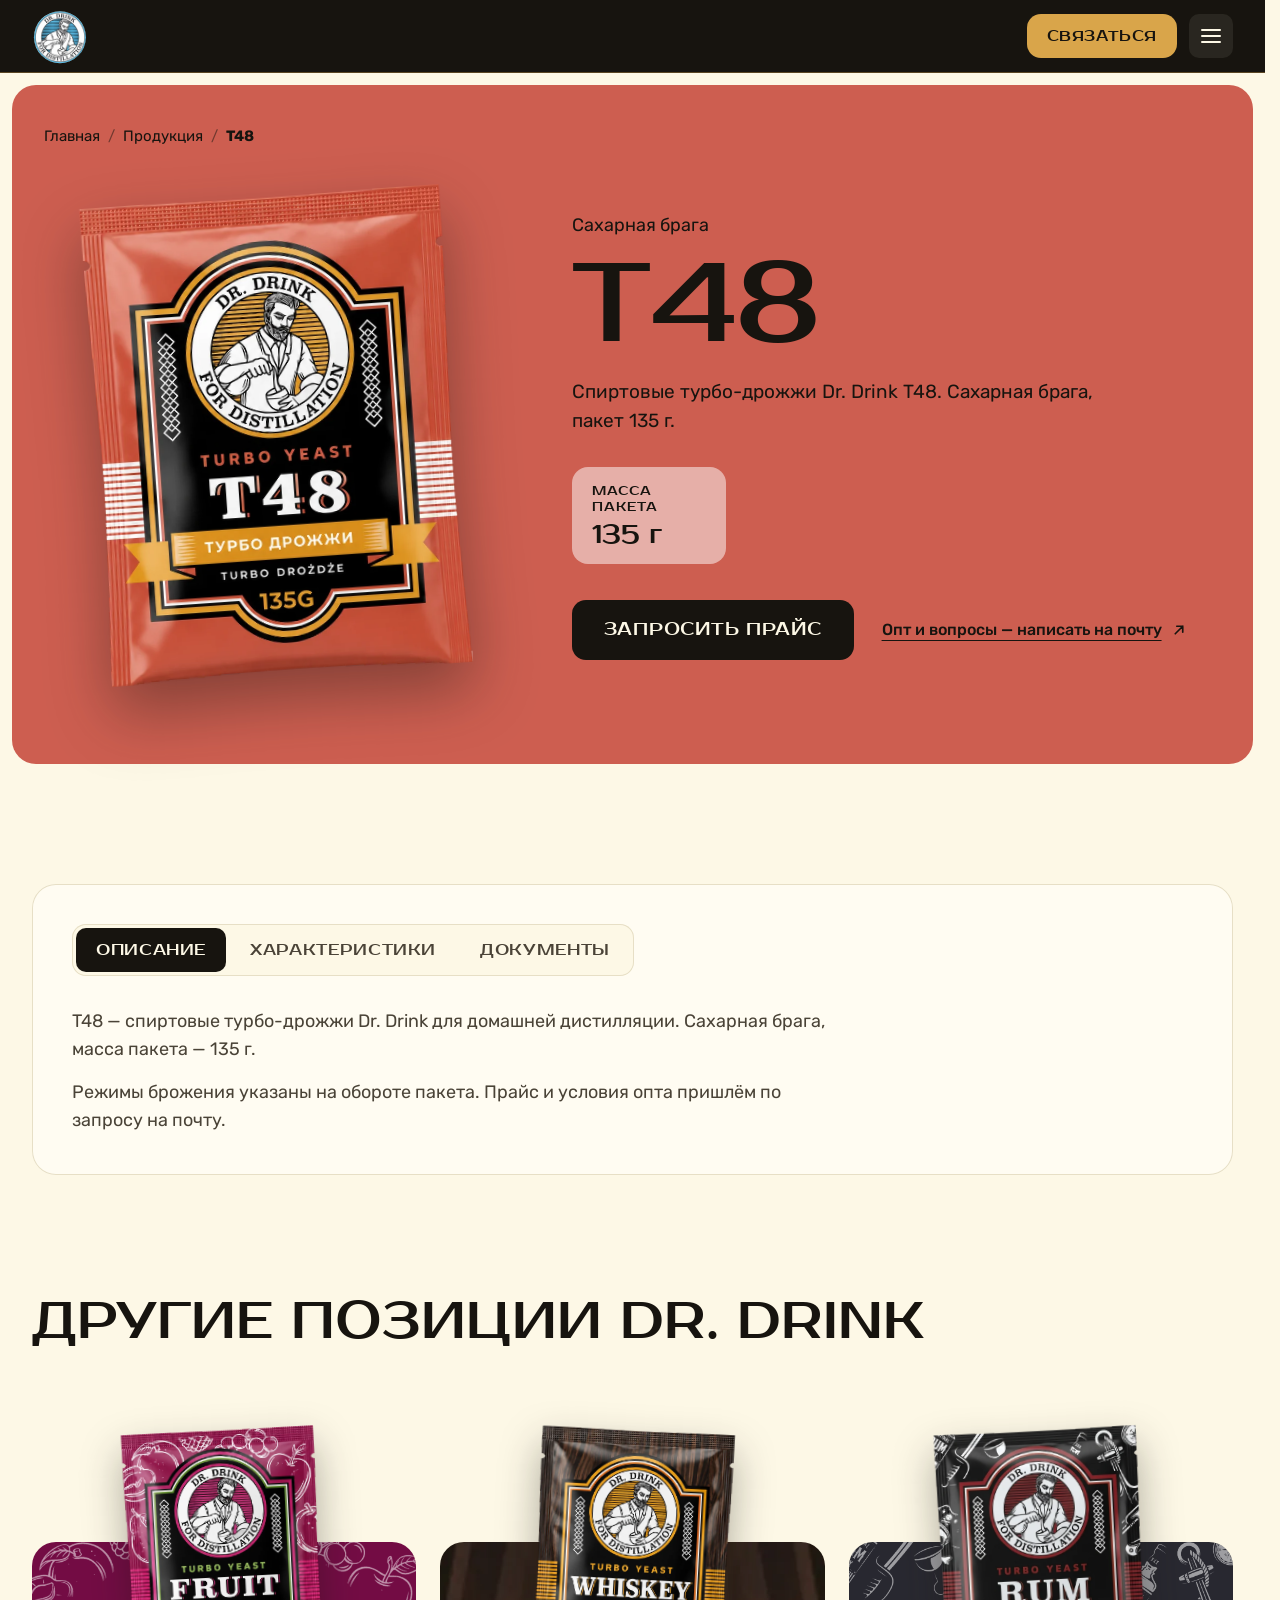
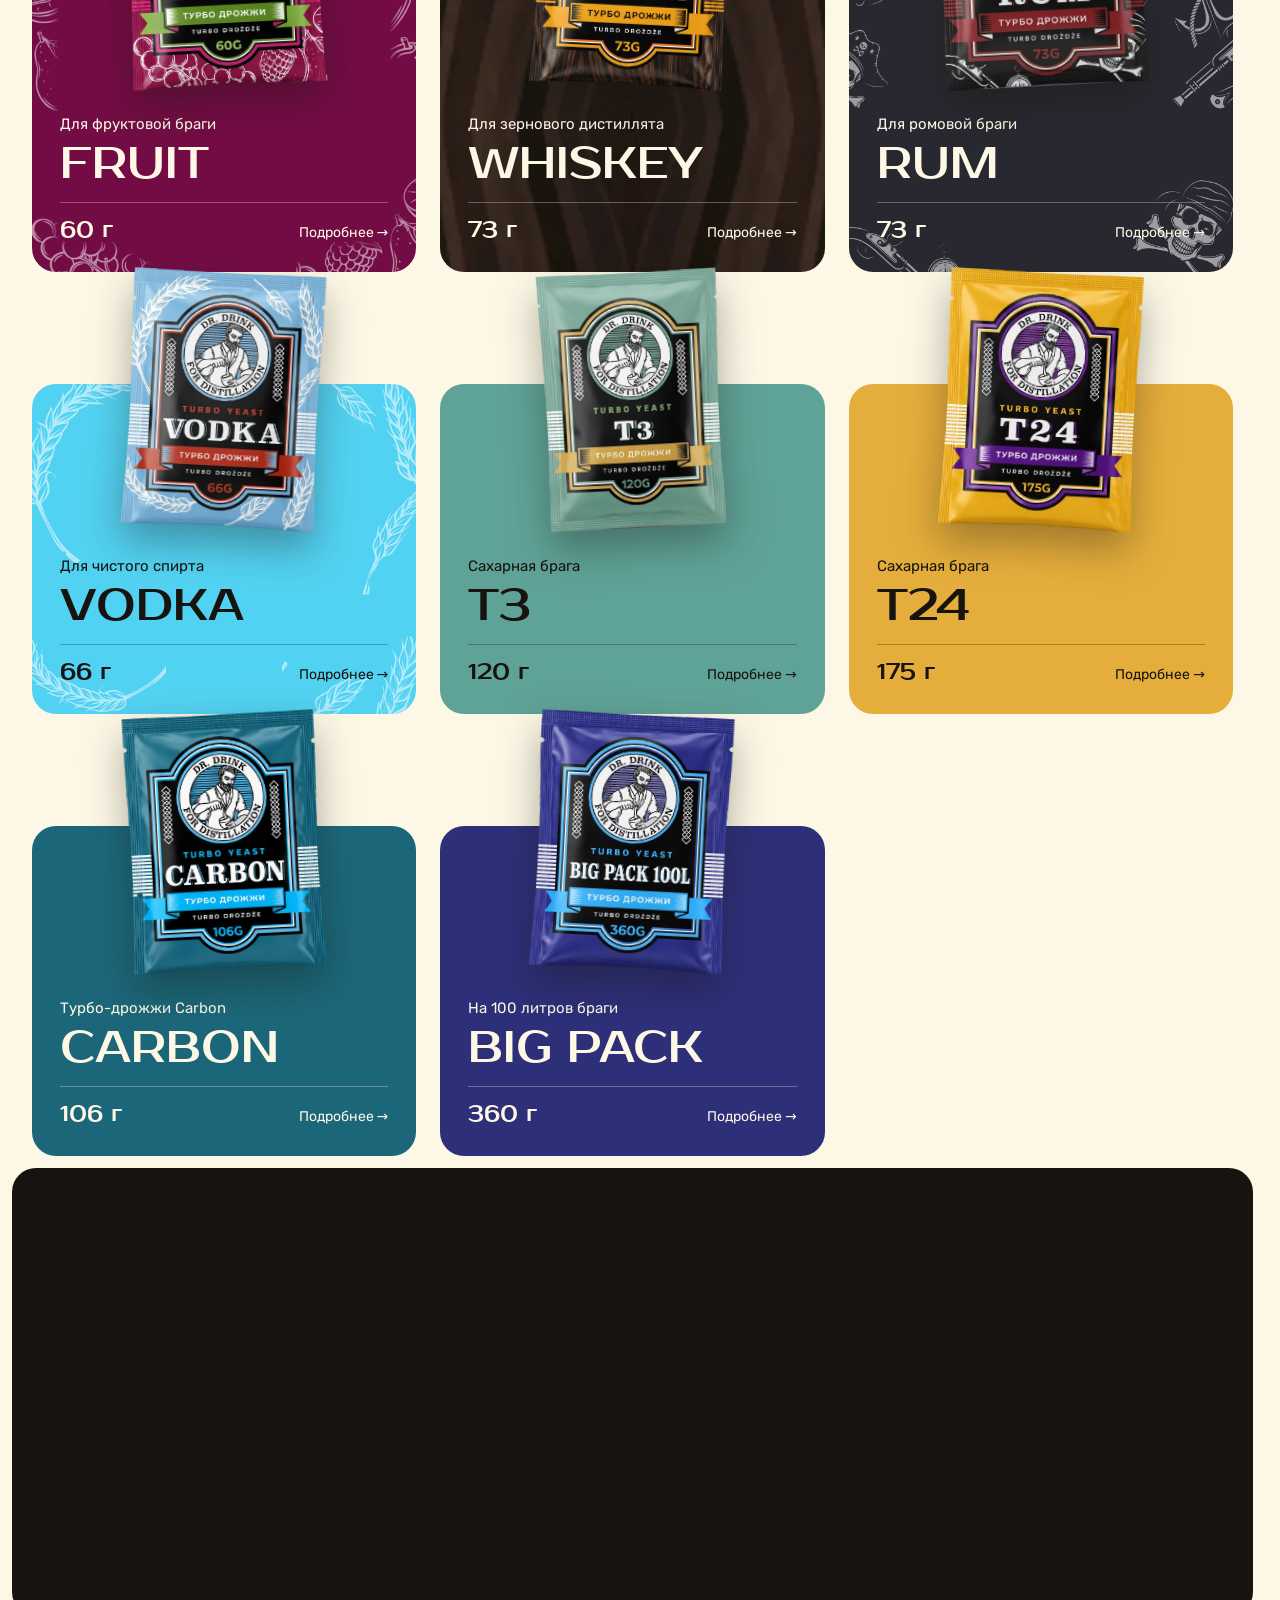
<file: product.html>
<!doctype html>
<html lang="ru">
<head>
<meta charset="utf-8">
<meta name="viewport" content="width=device-width, initial-scale=1">
<title>Dr. Drink T48 — турбо-дрожжи</title>
<meta name="description" content="Турбо-дрожжи Dr. Drink: характеристики, как поставить брагу, документы, оптовые поставки.">
<link rel="icon" href="favicon.png">
<meta name="theme-color" content="#17140f">
<meta property="og:type" content="product">
<meta property="og:locale" content="ru_RU">
<meta property="og:site_name" content="Dr. Drink">
<meta property="og:title" content="Dr. Drink — турбо-дрожжи">
<meta property="og:image" content="https://dr-drink.ru/img/og.jpg">
<meta name="twitter:card" content="summary_large_image">
<link rel="preconnect" href="https://fonts.googleapis.com">
<link rel="preconnect" href="https://fonts.gstatic.com" crossorigin>
<link rel="stylesheet" href="https://fonts.googleapis.com/css2?family=Prosto+One&family=Rubik:wght@400;500;600&display=swap">
<link rel="stylesheet" href="css/site.css?v=20261034">
<script>if(!matchMedia("(prefers-reduced-motion: reduce)").matches)document.documentElement.classList.add("anim-on")</script>
</head>
<body class="page-product">
<a class="skip" href="#main">К содержанию</a>

<header class="hd">
  <div class="c hd-in">
    <a class="hd-logo" href="index.html" aria-label="Dr. Drink — на главную"><video class="hd-logo-anim" src="img/logo-anim.mp4" poster="img/logo-anim-poster.webp" muted playsinline preload="metadata" width="64" height="64" aria-hidden="true"></video><span class="sr-only">Dr. Drink — For distillation</span></a>
    <nav class="hd-nav" id="hd-nav" aria-label="Разделы">
      <a href="index.html#lineup" class="is-active">Продукция</a>
      <a href="index.html#benefits">Преимущества</a>
      <a href="index.html#about">О бренде</a>
      <a href="index.html#production">Производство</a>
      <a href="index.html#certificate">Сертификат</a>
      <a href="index.html#brands">Бренды</a>
      <a href="index.html#faq">Вопросы</a>
    </nav>
    <a data-contact class="btn btn-gold" href="index.html#contact">Связаться</a>
    <button class="hd-burger" type="button" aria-label="Открыть меню" aria-expanded="false" aria-controls="hd-nav"><span></span></button>
  </div>
</header>

<main id="main">

  <!-- страница товара по образцу даблснейк.рф/c3.html: первый экран (пачка, название, лид, параметры, кнопки) → вкладки → другие позиции -->
  <section class="pd" id="pd" style="--pk:#cd5e50">
    <div class="c">
      <nav class="crumbs" aria-label="Хлебные крошки"><a href="index.html">Главная</a><span>/</span><a href="index.html#lineup">Продукция</a><span>/</span><b data-f="name">T48</b></nav>
      <div class="pd-in">
        <div class="pd-pic"><img data-f="img" src="img/t48.webp" alt="Пачка Dr. Drink T48" width="677" height="900"></div>
        <div class="pd-info">
          <span class="pd-kind" data-f="kind">Сахарная брага</span>
          <h1 class="pd-h1" data-f="name">T48</h1>
          <p class="pd-lead" data-f="lead"></p>
          <dl class="pd-spec" id="pd-spec"></dl>
          <div class="pd-buy">
            <a data-contact class="btn btn-gold btn-lg" href="index.html#contact">Запросить прайс</a>
            <a data-contact class="pd-opt" href="mailto:russmarketllc@mail.ru?subject=%D0%9E%D0%BF%D1%82%20Dr.%20Drink">Опт и вопросы — написать на почту <svg class="i" viewBox="0 0 24 24" aria-hidden="true"><path d="M7 17 17 7M9 7h8v8"/></svg></a>
          </div>
        </div>
      </div>
    </div>
  </section>

  <!-- вкладки: описание, характеристики, как поставить брагу (только где есть оборот), документы -->
  <section class="sec c" id="about-product">
    <div class="pd-tabs">
      <div class="seg" role="tablist" aria-label="О товаре">
        <button role="tab" id="t-desc" aria-selected="true" aria-controls="p-desc">Описание</button>
        <button role="tab" id="t-specs" aria-selected="false" aria-controls="p-specs" tabindex="-1">Характеристики</button>
        <button role="tab" id="t-use" aria-selected="false" aria-controls="p-use" tabindex="-1">Как поставить брагу</button>
        <button role="tab" id="t-docs" aria-selected="false" aria-controls="p-docs" tabindex="-1">Документы</button>
      </div>
      <div class="pane" id="p-desc" role="tabpanel" aria-labelledby="t-desc"><div class="pd-text" id="pd-desc"></div></div>
      <div class="pane" id="p-specs" role="tabpanel" aria-labelledby="t-specs" hidden><ul class="specs" id="pd-specs"></ul></div>
      <div class="pane" id="p-use" role="tabpanel" aria-labelledby="t-use" hidden>
        <div class="pd-use">
          <ol class="pd-steps" id="pd-steps"></ol>
          <div class="pd-modes">
            <span class="lbl">Режимы с оборота пакета</span>
            <table class="modes"><thead><tr><th scope="col">Сахар</th><th scope="col">Крепость браги</th></tr></thead><tbody id="pd-modes"></tbody></table>
          </div>
        </div>
      </div>
      <div class="pane" id="p-docs" role="tabpanel" aria-labelledby="t-docs" hidden>
        <figure class="doc">
          <a class="doc-img" href="img/declaration-eaes-2026.webp" target="_blank" rel="noopener"><img src="img/declaration-eaes-2026.webp" alt="Декларация о соответствии ЕАЭС, ООО «Русс-маркет»" width="1429" height="1476" loading="lazy"></a>
          <figcaption><b>Декларация о соответствии ЕАЭС</b><span>ЕАЭС N RU Д-RU.РА06.В.91747/26 · действует до 04.08.2031</span><span>Торговые марки: Double Snake, Double Distill, Dr.&nbsp;Drink · изготовитель ООО «Русс-маркет»</span></figcaption>
        </figure>
      </div>
    </div>
  </section>

  <!-- другие позиции — те же карточки, что в линейке на главной -->
  <section class="sec c" id="other">
    <div class="sec-head"><h2 class="h2">Другие позиции Dr.&nbsp;Drink</h2></div>
    <div class="cards" id="other-cards"></div>
  </section>

</main>

<footer class="ft">
  <div class="c ft-in">
    <div class="ft-l">
      <a class="ft-logo" href="index.html" aria-label="Dr. Drink — на главную"><img src="img/logo.webp" alt="" width="96" height="96"></a>
      <div class="ft-cols">
        <div class="ft-col"><span class="ft-label">Сайт</span><a href="index.html#lineup">Продукция</a><a href="index.html#benefits">Преимущества</a><a href="index.html#about">О бренде</a><a href="index.html#certificate">Сертификат</a><a href="index.html#faq">Частые вопросы</a><a data-contact href="index.html#contact">Связаться</a></div>
        <div class="ft-col"><span class="ft-label">Бренды</span><a href="https://xn--80achgugeq9a.xn--p1ai/" target="_blank" rel="noopener">Дабл Снейк</a><button type="button" class="ft-btnlink" data-soon>Double Distill</button><a href="index.html">Dr. Drink</a></div>
      </div>
    </div>
    <div class="ft-r">
      <span class="ft-label">Опт и вопросы — ответим на почту</span>
      <a class="ft-mail" href="mailto:russmarketllc@mail.ru">russmarketllc@mail.ru</a>
      <dl class="ft-reqs">
        <div><dt>Компания</dt><dd>ООО «Русс-маркет»</dd></div>
        <div><dt>ИНН / КПП</dt><dd>5405457179 / 540601001</dd></div>
        <div><dt>ОГРН</dt><dd>1125476102982</dd></div>
        <div><dt>ОКТМО</dt><dd>50401386</dd></div>
        <div><dt>Адрес</dt><dd>Новосибирская область, г. Новосибирск, ул. Николая Островского, д. 49</dd></div>
      </dl>
    </div>
  </div>
  <div class="c ft-bot"><span>© 2026 Dr. Drink — официальный сайт бренда</span><span class="age18" role="img" aria-label="Только для лиц старше 18 лет">18+</span></div>
</footer>

<!-- всплывающие окна — как на даблснейк.рф: «Связаться» (почта, без сбора данных) и «Сайт в разработке» -->
<dialog class="cdlg" id="contact-dlg" aria-labelledby="cdlg-title">
  <button class="cdlg-x" type="button" aria-label="Закрыть" data-close><svg class="i" viewBox="0 0 24 24" aria-hidden="true"><path d="M6 6l12 12M18 6 6 18"/></svg></button>
  <div class="dcard">
    <div class="dcard-head">
      <h2 class="dcard-title" id="cdlg-title">Связаться<br>с&nbsp;нами</h2>
      <p class="dcard-sub">Напишите нам на почту — ответим в&nbsp;ближайшее время</p>
    </div>
    <div class="dmail">
      <span class="dmail-label">Почта для связи</span>
      <a class="dmail-addr" href="mailto:russmarketllc@mail.ru">russmarketllc@mail.ru</a>
      <p class="dmail-text">Запросить прайс можно через электронную почту.</p>
      <a class="btn btn-gold btn-lg dmail-btn" href="mailto:russmarketllc@mail.ru?subject=%D0%97%D0%B0%D0%BF%D1%80%D0%BE%D1%81%20%D0%BF%D1%80%D0%B0%D0%B9%D1%81%D0%B0%20Dr.%20Drink">Написать на почту</a>
      <p class="dmail-note">Мы не обрабатываем персональные данные.</p>
    </div>
  </div>
</dialog>
<dialog class="cdlg cdlg-s" id="soon-dlg" aria-labelledby="soon-title">
  <button class="cdlg-x" type="button" aria-label="Закрыть" data-close><svg class="i" viewBox="0 0 24 24" aria-hidden="true"><path d="M6 6l12 12M18 6 6 18"/></svg></button>
  <div class="dcard dcard-s"><h2 class="dcard-title" id="soon-title">Сайт<br>в&nbsp;разработке</h2></div>
</dialog>

<script src="js/products.js?v=20261034"></script>
<script src="js/product.js?v=20261034"></script>
<script src="js/site.js?v=20261034"></script>
</body>
</html>
</file>
<file: css/site.css>
/* Dr. Drink — концепт v2 (правки клиента 18.10). Отступы кратны 4.
   Шрифты: один заголовочный (--f-head) + текстовый (--f-body); пара выбирается панелью «Шрифты» (js/fonts.js).
   Фоны секций — узоры с пачек: Rum (первый экран), Vodka (преимущества), Fruit (связаться).
   Узор = лицо пачки без этикетки, разрезанное пополам: левая половина у левого края, правая — у правого, контент на месте этикетки. */
:root {
  --cream: #fdf8e6;
  --paper: #fffcf2;
  --ink: #17140f;
  --ink-2: #4a4337;
  --ink-3: #7a705f;
  --line: #e7dfc6;
  --gold: #d9a54a;
  --gold-hi: #e9bd68;
  --rum: #282830;            /* фон пачки Rum (вектор pac_all) */
  --vodka: #52d2f2;          /* фон пачки Vodka (вектор) */
  --vodka-deep: #0f3f52;
  --fruit: #730c44;          /* фон пачки Fruit */
  --coral: #cd5e50;

  /* шрифты выбраны клиентом 20.10: Prosto One (как «ТУРБО ДРОЖЖИ» на пачке) + Rubik */
  --f-head: "Prosto One", "Arial Narrow", sans-serif;
  --f-body: "Rubik", system-ui, sans-serif;
  --head-w: 400;             /* у Prosto One одно начертание */
  --head-ls: 0;
  --head-tt: uppercase;

  --r-pnl: 24px;
  --r-card: 20px;
  --r-btn: 14px;
  --c: 1280px;
  --side: 32px;
  --t: .4s ease;
}

*, *::before, *::after { box-sizing: border-box; }
html:has(dialog[open]) { overflow: hidden; }
/* iOS Safari даёт сдвинуть страницу пальцем, если что-то выходит за край хотя бы трансформом — обрезаем по ширине (clip у body не ломает sticky-шапку) */
html { overflow-x: hidden; }
body { overflow-x: clip; }
html { scrollbar-gutter: stable; scroll-behavior: smooth; scroll-padding-top: 96px; }
body { margin: 0; background: var(--cream); color: var(--ink); font: 400 17px/1.55 var(--f-body); -webkit-font-smoothing: antialiased; }
img { max-width: 100%; height: auto; display: block; }
a { color: inherit; }
:focus-visible { outline: 3px solid var(--ink); outline-offset: 3px; border-radius: 6px; }
/* на тёмных панелях — золото */
:is(.hd, .hero, .ft, .still, .dcard, .pb-dark, .pd:not(.lt), .card:not(.lt), .contact) :focus-visible, .pb-dark:focus-visible { outline-color: var(--gold); }
.card:has(a:focus-visible), .pb-card:focus-visible { outline-color: var(--ink) !important; }
.skip { position: absolute; left: -9999px; top: 8px; z-index: 100; background: var(--ink); color: var(--cream); padding: 8px 16px; border-radius: 8px; }
.skip:focus { left: 16px; }

.c { max-width: var(--c); margin-inline: auto; padding-inline: var(--side); }
.sec { padding-block: 120px 0; }

/* ---------- заголовки: один шрифт на всё отображаемое ---------- */
.h1, .h2, .h3, .card-n, .pd-h1, .lbl, .btn, .ft-nav a { font-family: var(--f-head); text-transform: var(--head-tt); letter-spacing: var(--head-ls); }
.h1 { font-size: 80px; line-height: 1.02; font-weight: var(--head-w); margin: 0; }
.h2 { font-size: 52px; line-height: 1.05; font-weight: var(--head-w); margin: 0; }
.h3 { font-size: 26px; line-height: 1.15; font-weight: var(--head-w); margin: 0 0 20px; }
.lbl { font-size: 14px; line-height: 1.2; font-weight: var(--head-w); letter-spacing: .08em; color: var(--ink-3); }
.lead { font-size: 19px; color: var(--ink-2); max-width: 640px; margin: 20px 0 0; }
.sec-head { margin-bottom: 56px; }
.sec-head-row { display: flex; align-items: flex-end; justify-content: space-between; gap: 32px; }
.lnk { color: inherit; text-underline-offset: 4px; text-decoration-thickness: 1px; transition: color var(--t); }
.lnk:hover { color: var(--coral); }

/* адаптив (брейкпоинты как у даблснейк.рф): 1099 — планшет/малый ноут, 767 — телефон, 479 — узкий телефон */
@media (max-width: 1099px) { :root { --side: 24px; } .sec { padding-top: 88px; } .h1 { font-size: 60px; } .h2 { font-size: 40px; } .sec-head { margin-bottom: 40px; } }
@media (max-width: 767px) { :root { --side: 16px; } body { font-size: 16px; } .sec { padding-top: 64px; } .h1 { font-size: 40px; line-height: 1.05; } .h2 { font-size: 30px; } .lead { font-size: 17px; } .sec-head { margin-bottom: 32px; } html { scroll-padding-top: 72px; } }
@media (max-width: 479px) { .h1 { font-size: 34px; } .h2 { font-size: 26px; } }

/* ---------- кнопки ---------- */
.btn { --bg: var(--ink); --fg: var(--cream); --bg-h: #2e2a22; --fg-h: var(--cream);
  display: inline-flex; align-items: center; justify-content: center; gap: 10px; height: 52px; padding: 0 24px;
  border: 0; border-radius: var(--r-btn); background: var(--bg); color: var(--fg);
  font-size: 16px; font-weight: var(--head-w); line-height: 1; letter-spacing: .04em; text-decoration: none;
  cursor: pointer; white-space: nowrap; transition: background-color var(--t), color var(--t), box-shadow var(--t); }
.btn-lg { height: 60px; padding: 0 32px; font-size: 18px; }
.btn:hover { background: var(--bg-h); color: var(--fg-h); }
.btn-gold { --bg: var(--gold); --fg: var(--ink); --bg-h: var(--gold-hi); --fg-h: var(--ink); }
.btn-line { --bg: transparent; --fg: var(--cream); --bg-h: var(--cream); --fg-h: var(--ink); box-shadow: inset 0 0 0 2px rgba(253,248,230,.45); }
.btn .i { width: 20px; height: 20px; fill: none; stroke: currentColor; stroke-width: 2.2; stroke-linecap: round; stroke-linejoin: round; transition: transform var(--t); }
.btn:hover .i { transform: translate(2px, -2px); }

/* ---------- узор с пачки: две половины по краям ---------- */
.pat { position: relative; isolation: isolate; }
.pat::before { content: ""; position: absolute; inset: 0; z-index: -1; pointer-events: none; border-radius: inherit;
  background: var(--pat-l) left center / auto 100% no-repeat, var(--pat-r) right center / auto 100% no-repeat;
  opacity: var(--pat-o, .9); }
.pat-rum   { --pk: var(--rum); background-color: var(--pk);   --pat-l: url(../img/pat-rum-l.webp);   --pat-r: url(../img/pat-rum-r.webp); }
.pat-vodka { --pk: var(--vodka); background-color: var(--pk); --pat-l: url(../img/pat-vodka-l.webp); --pat-r: url(../img/pat-vodka-r.webp); }
.pat-fruit { --pk: var(--fruit); background-color: var(--pk); --pat-l: url(../img/pat-fruit-l.webp); --pat-r: url(../img/pat-fruit-r.webp); }
/* равномерный фон секций (клиент 20.10): бесшовная плитка-рассыпка из мотивов пачки, а не узор только по краям */
.pat-tile::before { background: var(--tile) 0 0 / var(--tile-w, 600px) auto repeat; }
.pat-rum.pat-tile { --tile: url(../img/tile-rum.webp); }
.pat-vodka.pat-tile { --tile: url(../img/tile-vodka.webp); }
.pat-fruit.pat-tile { --tile: url(../img/tile-fruit.webp); }
.pat-whiskey { --pk: #2a1d14; background: #2a1d14 url(../img/wood-tile.webp) center top / 528px auto repeat; }
.pat-whiskey::before { display: none; }

/* ---------- шапка: сплошная полоса во всю ширину, не плавающая; при скролле — компактная ---------- */
.hd { position: sticky; top: 0; z-index: 50; background: var(--ink); color: var(--cream); border-bottom: 1px solid rgba(217,165,74,.35); transition: box-shadow var(--t); }
.hd.is-scrolled { box-shadow: 0 8px 24px rgba(0,0,0,.25); }
.hd-in { display: flex; align-items: center; gap: 32px; height: 80px; }
.hd-logo { position: relative; flex: none; width: 64px; height: 100%; }
/* медальон целиком внутри полосы — ничего не свисает (клиент: «висящая шапка не нравится») */
.hd-logo img { position: absolute; left: 0; top: 8px; width: 64px; height: 64px; filter: drop-shadow(0 6px 12px rgba(0,0,0,.35)); transition: transform var(--t); }
.hd-logo:hover img { transform: scale(1.06); }
/* мини-анимация лого в шапке — механика header-logo-wave.js с даблснейк.рф: один проход после загрузки и при наведении/фокусе */
.hd-logo-anim { position: absolute; left: 0; top: 8px; width: 64px; height: 64px; object-fit: cover; clip-path: circle(46.4% at 49.9% 52.2%); filter: drop-shadow(0 6px 12px rgba(0,0,0,.35)); transition: transform var(--t); }
.hd-logo:hover .hd-logo-anim { transform: scale(1.06); }
.sr-only { position: absolute; width: 1px; height: 1px; padding: 0; margin: -1px; overflow: hidden; clip: rect(0 0 0 0); white-space: nowrap; border: 0; }
.hd-nav { display: flex; gap: 4px; margin-left: auto; }
.hd-nav a { white-space: nowrap; padding: 10px 10px; border-radius: 10px; font: 500 15px/1.2 var(--f-body); text-transform: uppercase; letter-spacing: .04em; text-decoration: none; color: rgba(253,248,230,.78); transition: color var(--t), background-color var(--t); }
.hd-nav a:hover { color: var(--cream); background: rgba(253,248,230,.08); }
.hd-nav a.is-active { color: var(--gold-hi); }
/* 1300–1439: 7 пунктов меню впритык — сужаем поля ссылок, иначе «Связаться» упирается в край */
@media (max-width: 1439px) { .hd-nav a { padding-inline: 7px; } }
.hd .btn { height: 44px; padding: 0 20px; font-size: 15px; }

/* бургер: ≤1099 меню прячется в панель под шапкой, «Связаться» остаётся видимой */
.hd-burger { display: none; place-items: center; width: 44px; height: 44px; margin-left: 12px; padding: 0; border: 0; border-radius: 10px; background: rgba(253,248,230,.08); color: var(--cream); cursor: pointer; }
.hd-burger span, .hd-burger span::before, .hd-burger span::after { content: ""; display: block; width: 20px; height: 2px; border-radius: 2px; background: currentColor; transition: transform var(--t), background-color var(--t); }
.hd-burger span { position: relative; } .hd-burger span::before { position: absolute; top: -6px; } .hd-burger span::after { position: absolute; top: 6px; }
.hd-burger[aria-expanded="true"] span { background: transparent; } .hd-burger[aria-expanded="true"] span::before { transform: translateY(6px) rotate(45deg); } .hd-burger[aria-expanded="true"] span::after { transform: translateY(-6px) rotate(-45deg); }
/* бургер включается раньше остального адаптива: 7 пунктов меню в Prosto One не помещаются уже на 1280 (с полосой прокрутки) */
@media (max-width: 1299px) {
  .hd-in { gap: 0; height: 72px; }
  .hd-logo { width: 56px; }
  .hd-logo img, .hd-logo-anim { top: 8px; width: 56px; height: 56px; }
  .hd .btn { margin-left: auto; }
  .hd-burger { display: grid; }
  .hd-nav { position: absolute; left: 0; right: 0; top: 100%; display: none; flex-direction: column; gap: 0; margin: 0; padding: 8px var(--side) 24px; background: var(--ink); border-bottom: 1px solid rgba(217,165,74,.35); box-shadow: 0 16px 32px rgba(0,0,0,.3); }
  .hd-nav.is-open { display: flex; }
  .hd-nav a { padding: 14px 0; border-radius: 0; font-size: 18px; border-bottom: 1px solid rgba(253,248,230,.08); }
}
@media (max-width: 479px) { .hd .btn { padding: 0 16px; font-size: 14px; } }

/* ---------- первый экран (фон Rum) ---------- */
.hero { color: var(--cream); padding: 112px 0 0; overflow: hidden; --pat-o: .32; }
.hero-in { display: grid; grid-template-columns: 1fr 460px; align-items: center; gap: 48px; }
.hero-in > div:first-child { min-width: 0; }
.h1 .ln, .pd-h1 .ln { display: block; }
.hero-sub { font-size: 20px; color: rgba(253,248,230,.8); max-width: 600px; margin: 28px 0 0; }
.hero-cta { display: flex; gap: 16px; margin-top: 40px; }
.hero-logo-wrap { position: relative; justify-self: end; width: 460px; margin-top: -4.4%; }
/* пауза бесконечной анимации лого (WCAG 2.2.2): видна при наведении на лого и при фокусе */
.hero-logo { display: block; width: 100%; border-radius: 50%; transition: transform var(--t); }
.hero-logo img { width: 100%; filter: drop-shadow(0 20px 40px rgba(0,0,0,.45)); }
/* видео клиента: белый кадр, круг лого — центр 49.9% / 52.2%, радиус 46.6% */
.logo-anim { display: block; width: 100%; height: auto; aspect-ratio: 1; clip-path: circle(46.4% at 49.9% 52.2%); filter: drop-shadow(0 20px 40px rgba(0,0,0,.45)); }
.hero-logo:hover { transform: scale(1.05); }
.hero-row { list-style: none; display: grid; grid-template-columns: repeat(9, 1fr); gap: 8px; margin: 72px auto 0; padding: 0 var(--side) 0; }
.hero-row li { position: relative; }
.hero-row a { position: relative; display: block; height: 128px; margin-top: 96px; border-radius: 16px 16px 0 0; background-color: var(--pk); color: var(--cream); text-decoration: none; isolation: isolate; overflow: visible; transition: transform var(--t); }
.hero-row li.lt a { color: var(--ink); }
.hero-row img { position: absolute; left: 50%; bottom: 36px; width: auto; height: 172px; max-width: none; transform: translateX(-50%) rotate(-4deg); filter: drop-shadow(0 12px 16px rgba(0,0,0,.4)); transition: transform var(--t); }
.hero-row li:nth-child(even) img { transform: translateX(-50%) rotate(4deg); }
.hero-row b { position: absolute; left: 12px; bottom: 10px; font: var(--head-w) 17px/1 var(--f-head); text-transform: var(--head-tt); letter-spacing: var(--head-ls); }
.hero-row a:hover img { transform: translateX(-50%) translateY(-12px) rotate(0); }

@media (max-width: 1099px) {
  .hero { padding-top: 72px; }
  .hero-in { grid-template-columns: 1fr 300px; gap: 32px; }
  .hero-logo-wrap { width: 300px; }
  .hero-sub { font-size: 18px; }
  .hero-cta { flex-wrap: wrap; gap: 12px; }
  /* лента пачек — горизонтальный свайп, край следующей плитки виден; верхний отступ — место под вылезающие пачки */
  .hero-row { display: flex; gap: 8px; overflow-x: auto; overscroll-behavior-x: contain; scroll-snap-type: x mandatory; scrollbar-width: none; margin-top: 0; padding-top: 72px; }
  .hero-row::-webkit-scrollbar { display: none; }
  .hero-row li { flex: none; width: 128px; scroll-snap-align: start; }
  .hero-row a { margin-top: 0; }
}
@media (max-width: 767px) {
  .hero { padding-top: 40px; }
  .hero-in { grid-template-columns: 1fr; gap: 24px; }
  .hero-logo-wrap { justify-self: center; width: 240px; margin-top: 0; }
  .hero-sub { font-size: 17px; margin-top: 20px; }
  .hero-cta { flex-direction: column; gap: 12px; margin-top: 28px; }
  .hero-cta .btn { width: 100%; height: 56px; }
  .hero-row li { width: 112px; }
  .hero-row a { height: 112px; }
  .hero-row img { height: 150px; bottom: 32px; }
  .hero-row b { font-size: 15px; }
}

/* ---------- линейка ---------- */
.cards { display: grid; grid-template-columns: repeat(3, 1fr); gap: 112px 24px; padding-top: 136px; }
.card { position: relative; isolation: isolate; display: flex; flex-direction: column; justify-content: flex-end; min-height: 330px; padding: 168px 28px 28px; border-radius: var(--r-pnl); background-color: var(--pk); color: var(--cream); --pat-o: .55; }
.card.lt { color: var(--ink); }
.card img { position: absolute; left: 50%; top: -112px; width: auto; height: 256px; max-width: none; transform: translateX(-50%) rotate(-3deg); filter: drop-shadow(0 18px 20px rgba(23,20,15,.35)); transition: transform var(--t); }
.card:nth-child(even) img { transform: translateX(-50%) rotate(3deg); }
.card:hover img { transform: translateX(-50%) translateY(-10px) rotate(0); }
.card-k { font-size: 15px; }
.card-n { font-size: 44px; line-height: 1; font-weight: var(--head-w); margin: 6px 0 0; }
.card-n a { color: inherit; text-decoration: none; }
.card-n a::after { content: ""; position: absolute; inset: 0; border-radius: inherit; }
.card:hover .card-n a { text-decoration: underline; text-underline-offset: 6px; text-decoration-thickness: 2px; }
.card:has(a:focus-visible) { outline: 3px solid var(--ink); outline-offset: 4px; }
.card-n a:focus-visible { outline: 0; }
.card-m { display: flex; justify-content: space-between; align-items: baseline; margin: 16px 0 0; padding-top: 16px; border-top: 1px solid color-mix(in srgb, currentColor 30%, transparent); }
.card-m b { font: var(--head-w) 22px/1 var(--f-head); }
.card-m span { font-size: 14px; }

@media (max-width: 1099px) { .cards { grid-template-columns: repeat(2, 1fr); gap: 112px 20px; padding-top: 120px; } }
/* телефон: линейка — горизонтальный свайп, край следующей карточки виден; верхний отступ ленты — место под вылезающие пачки */
@media (max-width: 767px) {
  .cards { display: flex; gap: 12px; overflow-x: auto; overscroll-behavior-x: contain; scroll-snap-type: x mandatory; scrollbar-width: none; margin-inline: calc(-1 * var(--side)); padding: 104px var(--side) 8px; scroll-padding-inline: var(--side); }
  .cards::-webkit-scrollbar { display: none; }
  .card { flex: none; width: min(300px, 82%); scroll-snap-align: start; }
}
@media (max-width: 639px) {
  .card { min-height: 300px; padding: 140px 24px 24px; }
  .card img { height: 224px; top: -96px; }
  .card-n { font-size: 38px; }
}

/* ---------- преимущества (фон Vodka) ---------- */
.band { margin: 120px 12px 0; padding-block: 112px; border-radius: var(--r-pnl); }
.benefits { --pat-o: .55; color: var(--ink); }
.benefits .lead { color: var(--vodka-deep); }
.ben-grid { display: grid; grid-template-columns: repeat(3, 1fr); gap: 12px; max-width: 1040px; margin-inline: auto; }
.ben { display: flex; flex-direction: column; gap: 14px; padding: 28px; border-radius: var(--r-card); background: var(--cream); box-shadow: 0 1px 0 rgba(15,63,82,.08); transition: transform .35s var(--ease-out, ease), box-shadow .35s ease; }
@media (hover: hover) { .ben:hover { transform: scale(1.035); box-shadow: 0 18px 40px rgba(15,63,82,.22); z-index: 1; } }
.ben-n { display: block; font: var(--head-w) 34px/1 var(--f-head); color: var(--vodka-deep); transform-origin: left center; transition: transform .35s var(--ease-out, ease), color .35s ease; }
@media (hover: hover) { .ben:hover .ben-n { transform: scale(1.35); color: var(--ink); } }
.ben b { min-height: 2.3em; font: var(--head-w) 22px/1.15 var(--f-head); text-transform: var(--head-tt); letter-spacing: var(--head-ls); }
.ben span:last-child { color: var(--ink-2); font-size: 16px; }
.benefits .sec-head { text-align: center; }
.benefits .lead { margin-inline: auto; }

@media (max-width: 1099px) { .band { margin-top: 88px; padding-block: 72px; } .ben-grid { grid-template-columns: repeat(2, 1fr); } }
@media (max-width: 767px) { .band { margin: 64px 8px 0; padding-block: 56px; border-radius: 20px; } .ben { padding: 24px; }
  /* преимущества — тоже свайп */
  .ben-grid { display: flex; gap: 12px; overflow-x: auto; overscroll-behavior-x: contain; scroll-snap-type: x mandatory; scrollbar-width: none; margin-inline: calc(-1 * var(--side)); padding-inline: var(--side); scroll-padding-inline: var(--side); }
  .ben-grid::-webkit-scrollbar { display: none; }
  .ben-grid .ben { flex: none; width: min(300px, 82%); scroll-snap-align: start; } .ben b { min-height: 0; font-size: 20px; } .ben-n { font-size: 28px; } }

/* ---------- блок с картинкой ---------- */
.still { position: relative; margin: 120px 12px 0; min-height: 640px; border-radius: var(--r-pnl); overflow: hidden; color: var(--cream); display: flex; align-items: center; }
.still > img { position: absolute; inset: 0; width: 100%; height: 100%; object-fit: cover; object-position: 30% center; }
.still::after { content: ""; position: absolute; inset: 0; background: linear-gradient(90deg, rgba(14,11,8,0) 30%, rgba(14,11,8,.82) 64%); }
.still-in { position: relative; z-index: 1; width: 100%; display: grid; grid-template-columns: 7fr 5fr; }
.still-text { grid-column: 2; }
.still-text p { font-size: 18px; color: rgba(253,248,230,.82); margin: 20px 0 32px; }
.still-list { list-style: none; margin: 0 0 32px; padding: 0; display: grid; gap: 10px; }
.still-list li { display: grid; grid-template-columns: 120px 1fr; gap: 16px; padding-bottom: 10px; border-bottom: 1px solid rgba(253,248,230,.14); font-size: 16px; color: rgba(253,248,230,.82); }
.still-list b { font: var(--head-w) 18px/1.3 var(--f-head); text-transform: var(--head-tt); letter-spacing: var(--head-ls); color: var(--gold-hi); }

/* ≤1099: фото сверху целиком, текст под ним на тёмном — градиент слева направо на узком экране закрыл бы фото */
@media (max-width: 1099px) {
  .still { display: block; min-height: 0; margin-top: 88px; background: #0e0b08; }
  .still > img { position: static; height: auto; aspect-ratio: 16 / 9; }
  .still::after { display: none; }
  .still-in { display: block; padding-block: 40px 48px; }
}
@media (max-width: 767px) { .still { margin: 64px 8px 0; border-radius: 20px; } .still > img { aspect-ratio: 4 / 3; } .still-list li { grid-template-columns: 128px 1fr; gap: 12px; } .still-text .btn { width: 100%; padding: 0 20px; white-space: nowrap; } }

/* ---------- о бренде ---------- */
.about { display: grid; grid-template-columns: 5fr 7fr; gap: 96px; align-items: center; }
.about-logo { display: block; width: 100%; max-width: 420px; justify-self: center; transition: transform var(--t); }
.about-logo-wrap { position: relative; justify-self: center; width: 100%; max-width: 420px; }
.about-logo-wrap .logo-anim { filter: drop-shadow(0 16px 32px rgba(23,20,15,.25)); }
.about-logo:hover { transform: scale(1.04); }
.about-lead { font-size: 22px; line-height: 1.45; margin: 24px 0 0; color: var(--ink-2); }
.facts { display: grid; margin: 32px 0 0; border-top: 1px solid var(--line); }
.facts div { display: grid; grid-template-columns: 180px 1fr; gap: 16px; padding: 14px 0; border-bottom: 1px solid var(--line); }
.facts dt { padding-top: 3px; }
.facts dd { margin: 0; }

@media (max-width: 1099px) { .about { gap: 48px; } }
@media (max-width: 767px) {
  .about { grid-template-columns: 1fr; gap: 32px; }
  .about-logo-wrap { max-width: 260px; }
  .about-lead { font-size: 18px; }
  .facts div { grid-template-columns: 1fr; gap: 4px; }
}

/* ---------- производство (как на даблснейк.рф: фото 1.4fr + текст 1fr) ---------- */
.prod { display: grid; grid-template-columns: 1.4fr 1fr; gap: 24px; }
.prod-pic { margin: 0; overflow: hidden; border-radius: var(--r-pnl); }
.prod-pic img { width: 100%; height: 100%; object-fit: cover; }
.prod-text { display: flex; flex-direction: column; justify-content: center; gap: 20px; padding: 48px; border-radius: var(--r-pnl); background: var(--paper); box-shadow: inset 0 0 0 1px var(--line); }
.prod-lead { margin: 0; font: var(--head-w) 34px/1.05 var(--f-head); text-transform: var(--head-tt); letter-spacing: var(--head-ls); }
.prod-text p:not(.prod-lead) { margin: 0; font-size: 17px; color: var(--ink-2); }
.prod-addr { font: var(--head-w) 14px/1.4 var(--f-head); text-transform: var(--head-tt); letter-spacing: .04em; color: var(--ink); }
@media (max-width: 1099px) { .prod { grid-template-columns: 1fr; } .prod-pic img { aspect-ratio: 16 / 9; } .prod-text { padding: 32px; } }
@media (max-width: 767px) { .prod-pic img { aspect-ratio: 4 / 3; } .prod-text { padding: 24px 20px; } .prod-lead { font-size: 26px; } .prod-text p:not(.prod-lead) { font-size: 16px; } }

/* ---------- сертификат (как на даблснейк.рф) ---------- */
.decl { display: grid; grid-template-columns: 400px minmax(0, 1fr); gap: 64px; align-items: center; padding: 48px; border-radius: var(--r-pnl); background: var(--paper); box-shadow: inset 0 0 0 1px var(--line); }
.decl-pic img { width: 100%; height: auto; }
.decl-pic { display: block; border-radius: 12px; overflow: hidden; box-shadow: 0 16px 40px rgba(23,20,15,.16); transition: transform var(--t); }
.decl-pic:hover { transform: translateY(-4px); }
.decl-eac { width: 56px; height: auto; }
.decl-kicker { margin: 20px 0 0; color: var(--ink-3); }
.decl-title { margin: 4px 0 0; font: var(--head-w) 32px/1.1 var(--f-head); text-transform: var(--head-tt); letter-spacing: var(--head-ls); }
.decl .facts { margin-bottom: 32px; }

@media (max-width: 1099px) { .decl { grid-template-columns: 240px minmax(0, 1fr); gap: 32px; padding: 32px; } .facts div { grid-template-columns: 1fr; gap: 4px; } }
@media (max-width: 767px) { .decl { grid-template-columns: 1fr; gap: 28px; padding: 20px; } .decl-pic { max-width: 320px; } .decl-title { font-size: 24px; } .decl .btn { width: 100%; } }

/* ---------- вопросы ---------- */
.faq { display: grid; grid-template-columns: 1fr 1fr; gap: 12px; align-items: start; }
.faq details { border-radius: var(--r-card); background: var(--paper); box-shadow: inset 0 0 0 1px var(--line); transition: box-shadow var(--t); }
.faq details[open] { box-shadow: inset 0 0 0 2px var(--ink); }
.faq summary { display: flex; justify-content: space-between; gap: 16px; padding: 24px; cursor: pointer; list-style: none; font-size: 19px; font-weight: 600; line-height: 1.35; }
.faq summary::-webkit-details-marker { display: none; }
.faq summary::after { content: "+"; flex: none; display: grid; place-items: center; width: 32px; height: 32px; margin-top: -3px; border-radius: 50%; background: var(--ink); color: var(--gold-hi); font: 500 22px/1 var(--f-body); transition: transform var(--t); }
.faq details[open] summary::after { transform: rotate(45deg); }
.faq summary:hover { color: var(--coral); }
.faq details p, .faq details ol { margin: 0; padding: 0 24px 24px; color: var(--ink-2); }
.faq details ol { padding-left: 44px; }

@media (max-width: 767px) { .faq { grid-template-columns: 1fr; } .faq summary { padding: 20px; font-size: 17px; } .faq details p, .faq details ol { padding: 0 20px 20px; } .faq details ol { padding-left: 40px; } }

/* ---------- связаться (фон Fruit), почта вместо формы — как на даблснейк.рф ---------- */
.contact { --pat-o: .5; display: grid; grid-template-columns: minmax(0, 1fr); place-items: center; min-height: 600px; }
.ccard { width: min(560px, 100%); min-width: 0; padding: 48px; border-radius: var(--r-pnl); background: var(--cream); color: var(--ink); text-align: center; box-shadow: 0 24px 60px rgba(40,4,24,.35); }
.ccard .h2 { font-size: 44px; }
.ccard-sub { margin: 16px 0 0; color: var(--ink-2); }
.cmail { container-type: inline-size; min-width: 0; margin-top: 32px; padding-top: 28px; border-top: 1px solid var(--line); }
.cmail-addr { display: inline-block; max-width: 100%; white-space: nowrap; margin-top: 8px; font: var(--head-w) min(22px, 5.5vw)/1.2 var(--f-head); font-size: min(30px, 8cqw); text-decoration: none; letter-spacing: var(--head-ls); }
.cmail-addr:hover { color: var(--fruit); }
.cmail .btn { width: 100%; margin-top: 24px; }
.cmail-note { margin: 16px 0 0; font-size: 14px; color: var(--ink-3); }

@media (max-width: 767px) { .contact { min-height: 0; padding-inline: 12px; } .ccard { padding: 32px 16px; } .ccard .h2 { font-size: 30px; } .cmail .btn { white-space: normal; height: auto; min-height: 56px; padding: 12px 16px; } .cmail-addr { max-width: 100%; display: inline-flex; align-items: center; min-height: 44px; font-size: min(22px, 8cqw); } }

/* ---------- другие бренды — геометрия и анимация блока «Наши бренды» с даблснейк.рф (замер 1440) ---------- */
.pb-grid { display: grid; grid-template-columns: 1fr 1fr; gap: 40px; }
.pb-card { position: relative; display: block; width: 100%; padding: 0; border: 0; font: inherit; text-align: left; cursor: pointer; aspect-ratio: 91 / 72; max-height: 760px; overflow: hidden; border-radius: var(--r-pnl); isolation: isolate; text-decoration: none; container-type: inline-size; }
.pb-card::before { content: ""; position: absolute; z-index: 0; inset: 0 -24px 0 0; pointer-events: none; transition: transform 1.2s cubic-bezier(.2, .7, .2, 1); }
.pb-dark { background: #141414; color: #fff; }
.pb-dark::before { background: radial-gradient(circle, rgba(217, 165, 74, .55) 1.6px, transparent 1.8px) 0 0 / 18px 18px; }
.pb-dark:hover::before { transform: translateX(-9px); }
.pb-paper { background: #efe7d6; color: var(--ink); }
.pb-paper::before { background: repeating-linear-gradient(-35deg, rgba(60, 40, 20, .09) 0 1px, transparent 1px 7px); }
.pb-paper:hover::before { transform: translateX(-7px); }
.pb-fan { position: absolute; z-index: 1; right: 7%; bottom: 15%; width: 58%; height: 72%; pointer-events: none; }
.pb-fan img { position: absolute; bottom: 0; height: 34cqw; width: auto; max-width: none; filter: drop-shadow(0 20px 26px rgba(0, 0, 0, .35)); transition: transform .6s cubic-bezier(.2, .7, .2, 1); }
.pb-fan .f1 { right: 46%; transform: rotate(-14deg) translateY(4%); }
.pb-fan .f2 { right: 20%; z-index: 2; height: 38cqw; transform: translateY(-6%); }
.pb-fan .f3 { right: 0; transform: rotate(12deg) translateY(6%); }
.pb-card:hover .pb-fan .f1 { transform: rotate(-18deg) translate(-4%, 2%); }
.pb-card:hover .pb-fan .f3 { transform: rotate(16deg) translate(4%, 4%); }
.pb-card:hover .pb-fan .f2 { transform: translateY(-10%); }
.pb-text { position: absolute; z-index: 3; left: 28px; top: 32px; max-width: 40%; }
.pb-logo { display: block; height: auto; }
.pb-logo-dd { width: min(100%, 260px); }
.pb-dd-logo { overflow: visible; }
.pb-dd-logo [data-letter="O"] { transform-box: fill-box; transform-origin: center; }
.pb-dd-logo [data-letter="O"] > path { fill: #fff9f3; }
.pb-logo-ds { width: min(100%, 230px); }
.pb-wave { overflow: visible; }
/* волна букв (header-logo-wave.js с даблснейк.рф, переписано на CSS): буква i стартует через 0,2 + 0,43·i с, длится 1,6 с */
.pb-wave [data-wave-letter] { transform-box: fill-box; transform-origin: center; }
.pb-wave.is-waving [data-wave-letter] { animation: pb-wave 1.6s linear calc(.2s + var(--i) * .43s) both; }
.pb-wave [data-wave-letter="0"] { --i: 0; --a: -6; } .pb-wave [data-wave-letter="1"] { --i: 1; --a: -4; } .pb-wave [data-wave-letter="2"] { --i: 2; --a: -2; }
.pb-wave [data-wave-letter="3"] { --i: 3; --a: 0; } .pb-wave [data-wave-letter="4"] { --i: 4; --a: 2; }
@keyframes pb-wave {
  0% { transform: translate(0px, 0px) rotate(calc(var(--a) * 0deg + 0deg)) scale(1); }
  5% { transform: translate(0.01px, -0.103px) rotate(calc(var(--a) * 0.024deg + 0.015deg)) scale(1.003); }
  10% { transform: translate(0.073px, -0.401px) rotate(calc(var(--a) * 0.095deg + 0.112deg)) scale(1.011); }
  15% { transform: translate(0.217px, -0.866px) rotate(calc(var(--a) * 0.206deg + 0.333deg)) scale(1.024); }
  20% { transform: translate(0.427px, -1.451px) rotate(calc(var(--a) * 0.345deg + 0.657deg)) scale(1.04); }
  25% { transform: translate(0.65px, -2.1px) rotate(calc(var(--a) * 0.5deg + 1deg)) scale(1.057); }
  30% { transform: translate(0.809px, -2.749px) rotate(calc(var(--a) * 0.655deg + 1.245deg)) scale(1.075); }
  35% { transform: translate(0.835px, -3.334px) rotate(calc(var(--a) * 0.794deg + 1.285deg)) scale(1.091); }
  40% { transform: translate(0.691px, -3.799px) rotate(calc(var(--a) * 0.905deg + 1.063deg)) scale(1.104); }
  45% { transform: translate(0.392px, -4.097px) rotate(calc(var(--a) * 0.976deg + 0.603deg)) scale(1.112); }
  50% { transform: translate(0px, -4.2px) rotate(calc(var(--a) * 1deg + 0deg)) scale(1.115); }
  55% { transform: translate(-0.392px, -4.097px) rotate(calc(var(--a) * 0.976deg + -0.603deg)) scale(1.112); }
  60% { transform: translate(-0.691px, -3.799px) rotate(calc(var(--a) * 0.905deg + -1.063deg)) scale(1.104); }
  65% { transform: translate(-0.835px, -3.334px) rotate(calc(var(--a) * 0.794deg + -1.285deg)) scale(1.091); }
  70% { transform: translate(-0.809px, -2.749px) rotate(calc(var(--a) * 0.655deg + -1.245deg)) scale(1.075); }
  75% { transform: translate(-0.65px, -2.1px) rotate(calc(var(--a) * 0.5deg + -1deg)) scale(1.058); }
  80% { transform: translate(-0.427px, -1.451px) rotate(calc(var(--a) * 0.345deg + -0.657deg)) scale(1.04); }
  85% { transform: translate(-0.217px, -0.866px) rotate(calc(var(--a) * 0.206deg + -0.333deg)) scale(1.024); }
  90% { transform: translate(-0.073px, -0.401px) rotate(calc(var(--a) * 0.095deg + -0.112deg)) scale(1.011); }
  95% { transform: translate(-0.01px, -0.103px) rotate(calc(var(--a) * 0.024deg + -0.015deg)) scale(1.003); }
  100% { transform: translate(0px, 0px) rotate(calc(var(--a) * 0deg + 0deg)) scale(1); }
}


.pb-cap { display: block; margin-top: 14px; font-size: 13px; font-weight: 500; line-height: 1.4; opacity: .75; }
.pb-go { display: inline-flex; align-items: center; gap: 8px; margin-top: 18px; font: var(--head-w) 16px/1 var(--f-head); text-transform: var(--head-tt); letter-spacing: .04em; }
.pb-go .i { width: 18px; height: 18px; fill: none; stroke: currentColor; stroke-width: 2.2; stroke-linecap: round; transition: transform var(--t); }
.pb-card:hover .pb-go .i { transform: translate(2px, -2px); }
.pb-card:focus-visible { outline: 3px solid var(--ink); outline-offset: 4px; }

@media (max-width: 1099px) { .pb-grid { grid-template-columns: 1fr; gap: 24px; } }
/* ≤639: баннер в потоке — текст в блоке одной высоты, под ним веер фиксированного размера; оба баннера одинаковые, пачки не наезжают на текст */
@media (max-width: 639px) {
  .pb-card { aspect-ratio: auto; display: flex; flex-direction: column; padding: 24px 20px 40px; }
  .pb-text { position: relative; inset: auto; max-width: none; min-height: 196px; }
  .pb-logo-ds { width: 180px; } .pb-logo-dd { width: 200px; }
  .pb-fan { order: 2; position: relative; inset: auto; width: 86%; height: 66cqw; margin: 8px auto 0; }
  .pb-fan img { height: 54cqw; } .pb-fan .f2 { height: 60cqw; }
}

/* ---------- всплывающие окна (как на даблснейк.рф) ---------- */
.cdlg { width: min(1120px, calc(100% - 32px)); max-width: none; max-height: calc(100% - 32px); padding: 0; border: 0; background: transparent; color: inherit; overflow: visible; }
.cdlg::backdrop { background: rgba(0, 0, 0, .6); }
.cdlg[open] { animation: dlg-in .35s cubic-bezier(.2, .7, .2, 1); }
.cdlg[open]::backdrop { animation: dlg-fade .35s ease; }
@keyframes dlg-in { from { opacity: 0; transform: translateY(16px) scale(.98); } }
@keyframes dlg-fade { from { opacity: 0; } }
.cdlg-x { position: absolute; z-index: 2; top: -16px; right: -16px; display: grid; place-items: center; width: 52px; height: 52px; border: 0; border-radius: 50%; background: var(--cream); color: var(--ink); cursor: pointer; transition: background-color var(--t), color var(--t); }
.cdlg-x:hover { background: var(--gold); }
.cdlg-x .i { width: 22px; height: 22px; fill: none; stroke: currentColor; stroke-width: 2.2; stroke-linecap: round; }
.dcard { display: grid; grid-template-columns: 1fr 1fr; gap: 48px; padding: 64px 56px; border-radius: var(--r-pnl); background: var(--ink); color: var(--cream); }
.dcard-title { margin: 0; font: var(--head-w) 72px/.9 var(--f-head); text-transform: var(--head-tt); letter-spacing: var(--head-ls); }
.dcard-sub { max-width: 420px; margin: 24px 0 0; font-size: 18px; font-weight: 500; line-height: 1.4; }
.dmail { container-type: inline-size; min-width: 0; display: flex; flex-direction: column; align-items: flex-start; }
.dmail-label { margin-bottom: 12px; font-size: 12px; font-weight: 500; line-height: 1; color: rgba(253,248,230,.55); }
/* адрес почты — всегда одной строкой (как на даблснейк.рф): кегль от ширины колонки-контейнера; без container queries — запасной от ширины окна */
.dmail-addr { max-width: 100%; white-space: nowrap; font: var(--head-w) min(26px, 5.5vw)/1.05 var(--f-head); font-size: min(42px, 8cqw); text-decoration: none; letter-spacing: var(--head-ls); transition: color var(--t); }
.dmail-addr:hover { color: var(--gold-hi); }
.dmail-text { margin: 20px 0 8px; font-size: 18px; font-weight: 500; }
.dmail-btn { width: 100%; margin-top: 12px; }
.dmail-note { margin: 16px 0 0; font-size: 13px; font-weight: 500; color: rgba(253,248,230,.55); }
.cdlg-s { width: min(560px, calc(100% - 32px)); }
.dcard-s { grid-template-columns: 1fr; padding: 64px 48px; }
.dcard-s .dcard-title { font-size: 64px; }
/* планшет: заголовок 72 px не оставляет места колонке с почтой — окно в одну колонку */
@media (max-width: 1099px) { .dcard { grid-template-columns: 1fr; gap: 32px; } .dcard-title { font-size: 60px; } }

@media (max-width: 767px) {
  .cdlg { width: calc(100% - 16px); max-height: calc(100% - 16px); overflow: auto; }
  .cdlg-x { top: 10px; right: 10px; width: 44px; height: 44px; background: rgba(253,248,230,.12); color: var(--cream); }
  .dcard { grid-template-columns: 1fr; gap: 28px; padding: 56px 20px 28px; }
  .dcard-title, .dcard-s .dcard-title { font-size: 40px; }
  .dcard-s { padding: 56px 20px 40px; }
  .dcard-sub, .dmail-text { font-size: 16px; }
  .dmail-addr { font-size: min(26px, 8cqw); }
}

/* ---------- подвал: навигация по сайту и брендам, реквизиты, 18+ (как на даблснейк.рф) ---------- */
.ft { margin: 12px; padding-block: 56px 24px; border-radius: var(--r-pnl); background: var(--ink); color: var(--cream); }
.ft-in { display: grid; grid-template-columns: 1fr minmax(0, 520px); gap: 64px; align-items: start; }
.ft-l { display: flex; gap: 56px; align-items: flex-start; }
.ft-logo { flex: none; }
.ft-logo img { width: 96px; height: 96px; transition: transform var(--t); }
.ft-logo:hover img { transform: scale(1.06); }
.ft-cols { display: grid; grid-template-columns: auto auto; gap: 64px; }
.ft-col { display: flex; flex-direction: column; gap: 2px; }
.ft-label { display: block; margin-bottom: 8px; font-size: 14px; color: rgba(253,248,230,.5); }
.ft-col a, .ft-off { padding: 5px 0; font: var(--head-w) 16px/1.2 var(--f-head); text-transform: var(--head-tt); letter-spacing: .04em; text-decoration: none; color: rgba(253,248,230,.85); transition: color var(--t); }
.ft-col a:hover { color: var(--gold-hi); }
.ft-col a[aria-current] { color: var(--gold-hi); }
.ft-off { color: rgba(253,248,230,.4); }
.ft-btnlink { padding: 5px 0; border: 0; background: none; text-align: left; cursor: pointer; font: var(--head-w) 16px/1.2 var(--f-head); text-transform: var(--head-tt); letter-spacing: .04em; color: rgba(253,248,230,.85); transition: color var(--t); }
.ft-btnlink:hover { color: var(--gold-hi); }
.ft-r { container-type: inline-size; min-width: 0; }
.ft-r .ft-label { margin-bottom: 12px; }
.ft-mail { white-space: nowrap; font: var(--head-w) min(22px, 5.5vw)/1.1 var(--f-head); font-size: min(26px, 8cqw); color: var(--cream); text-underline-offset: 6px; }
.ft-mail:hover { color: var(--gold-hi); }
.ft-reqs { display: grid; gap: 10px; margin: 28px 0 0; }
.ft-reqs div { display: grid; grid-template-columns: 104px 1fr; gap: 16px; font-size: 14px; }
.ft-reqs dt { color: rgba(253,248,230,.5); }
.ft-reqs dd { margin: 0; line-height: 1.35; }
.ft-bot { display: flex; align-items: center; justify-content: space-between; gap: 24px; margin-top: 48px; padding-top: 20px; border-top: 1px solid rgba(253,248,230,.15); font-size: 14px; color: rgba(253,248,230,.6); }
.age18 { flex: none; display: inline-grid; place-items: center; width: 44px; height: 44px; border-radius: 50%; box-shadow: inset 0 0 0 2px var(--cream); font: 800 16px/1 var(--f-body); letter-spacing: -.02em; color: var(--cream); }

@media (max-width: 1099px) { .ft-in { grid-template-columns: 1fr; gap: 40px; } .ft-col a, .ft-btnlink { display: flex; align-items: center; min-height: 44px; padding: 0; } .ft-mail { display: inline-flex; align-items: center; min-height: 44px; } .cmail-addr { display: inline-flex; align-items: center; min-height: 44px; } }
@media (max-width: 767px) {
  .ft { margin: 8px; padding-block: 40px 20px; border-radius: 20px; }
  .ft-l { flex-direction: column; gap: 28px; }
  .ft-logo img { width: 72px; height: 72px; }
  .ft-cols { grid-template-columns: 1fr; gap: 28px; } /* «Бренды» — под навигацией сайта */
  .ft-mail { font-size: min(22px, 8cqw); }
  .ft-reqs div { grid-template-columns: 1fr; gap: 2px; }
  .ft-bot { margin-top: 32px; }
}

/* ---------- страница товара (по образцу даблснейк.рф/c3.html) ---------- */
.pd { margin: 12px 12px 0; padding: 40px 0 88px; border-radius: var(--r-pnl); background-color: var(--pk); color: var(--cream); --pat-o: .55; }
.pd.lt { color: var(--ink); }
.crumbs { display: flex; gap: 8px; align-items: center; font-size: 15px; }
.crumbs a { text-decoration: none; }
.crumbs a:hover { text-decoration: underline; text-underline-offset: 4px; }
.crumbs span { opacity: .5; }
.pd-in { display: grid; grid-template-columns: 5fr 7fr; gap: 64px; align-items: center; margin-top: 48px; }
.pd-pic { display: grid; place-items: center; }
.pd-pic img { width: auto; max-width: 78%; max-height: 520px; transform: rotate(-4deg); filter: drop-shadow(0 28px 32px rgba(23,20,15,.4)); }
.pd-kind { font-size: 18px; }
.pd-h1 { font-size: 112px; line-height: .95; font-weight: var(--head-w); margin: 12px 0 0; }
.pd-lead { font-size: 19px; line-height: 1.5; max-width: 560px; margin: 20px 0 0; }
.pd-spec { display: grid; grid-template-columns: repeat(auto-fill, minmax(150px, 1fr)); gap: 8px; max-width: 640px; margin: 32px 0 0; }
.pd-spec div { padding: 16px 20px; border-radius: 16px; background: rgba(23,20,15,.3); }
.pd.lt .pd-spec div { background: rgba(255,255,255,.5); }
.pd-spec .lbl { color: inherit; font-size: 13px; }
.pd-spec dd { margin: 8px 0 0; font: var(--head-w) 26px/1 var(--f-head); }
.pd-buy { display: flex; align-items: center; gap: 28px; margin-top: 36px; }
.pd.lt .btn-gold { --bg: var(--ink); --fg: var(--cream); --bg-h: #2e2a22; --fg-h: var(--cream); }
.pd-opt { display: inline-flex; align-items: center; gap: 8px; font-size: 16px; font-weight: 500; text-decoration: underline; text-underline-offset: 5px; text-decoration-thickness: 1px; }
.pd-opt .i { width: 18px; height: 18px; fill: none; stroke: currentColor; stroke-width: 2.2; stroke-linecap: round; transition: transform var(--t); }
.pd-opt:hover .i { transform: translate(2px, -2px); }

.pd-tabs { padding: 40px; border-radius: var(--r-pnl); background: var(--paper); box-shadow: inset 0 0 0 1px var(--line); }
.seg { display: inline-flex; gap: 4px; padding: 4px; margin-bottom: 32px; border-radius: 14px; background: var(--cream); box-shadow: inset 0 0 0 1px var(--line); }
.seg button { height: 44px; padding: 0 20px; border: 0; border-radius: 10px; background: transparent; color: var(--ink-2); font: var(--head-w) 16px/1 var(--f-head); text-transform: var(--head-tt); letter-spacing: .04em; cursor: pointer; transition: background-color var(--t), color var(--t); }
.seg button:hover { color: var(--ink); }
.seg button[aria-selected="true"] { background: var(--ink); color: var(--cream); }
.pd-text { max-width: 760px; }
.pd-text p { margin: 0 0 16px; font-size: 18px; color: var(--ink-2); }
.pd-text p:last-child { margin-bottom: 0; }
.specs { list-style: none; margin: 0; padding: 0; max-width: 820px; border-top: 1px solid var(--line); }
.specs li { display: grid; grid-template-columns: 260px 1fr; gap: 24px; padding: 14px 0; border-bottom: 1px solid var(--line); }
.specs span { color: var(--ink-3); }
.specs b { font-weight: 500; }
.pd-use { display: grid; grid-template-columns: 7fr 5fr; gap: 48px; align-items: start; }
.pd-steps { margin: 0; padding: 0; list-style: none; counter-reset: s; display: grid; gap: 14px; }
.pd-steps li { counter-increment: s; position: relative; padding-left: 44px; font-size: 17px; color: var(--ink-2); }
.pd-steps li::before { content: counter(s, decimal-leading-zero); position: absolute; left: 0; top: 2px; font: var(--head-w) 15px/1.6 var(--f-head); color: var(--ink-3); }
.pd-steps b { color: var(--ink); }
.pd-modes .lbl { display: block; margin-bottom: 12px; }
.modes { width: 100%; border-collapse: collapse; font-size: 17px; }
.modes th { text-align: left; font-weight: 500; color: var(--ink-3); padding: 0 0 10px; }
.modes td { padding: 12px 0; border-top: 1px solid var(--line); font: var(--head-w) 22px/1 var(--f-head); }
.doc { display: grid; grid-template-columns: 300px 1fr; gap: 40px; align-items: center; margin: 0; }
.doc-img { display: block; border-radius: 10px; overflow: hidden; box-shadow: 0 12px 32px rgba(23,20,15,.16); transition: transform var(--t); }
.doc-img:hover { transform: translateY(-4px); }
.doc-img img { width: 100%; height: auto; }
.doc figcaption { display: flex; flex-direction: column; gap: 8px; color: var(--ink-2); }
.doc figcaption b { font: var(--head-w) 24px/1.15 var(--f-head); text-transform: var(--head-tt); color: var(--ink); }


@media (max-width: 1099px) { .pd-h1 { font-size: 80px; } .pd-in { gap: 32px; } .pd-tabs { padding: 28px; } .pd-opt { min-height: 44px; } .seg { display: flex; max-width: 100%; overflow-x: auto; scrollbar-width: none; } .seg::-webkit-scrollbar { display: none; } .seg button { flex: none; } .pd-use { grid-template-columns: 1fr; gap: 32px; } .doc { grid-template-columns: 240px 1fr; gap: 28px; } }
@media (max-width: 767px) {
  .pd { margin: 8px 8px 0; padding: 24px 0 48px; border-radius: 20px; }
  .crumbs { font-size: 14px; flex-wrap: wrap; }
  .pd-in { grid-template-columns: 1fr; gap: 20px; margin-top: 24px; }
  .pd-pic img { max-height: 300px; }
  .pd-h1 { font-size: 56px; }
  .pd-lead { font-size: 17px; }
  .pd-spec { grid-template-columns: repeat(2, 1fr); }
  .pd-spec div { padding: 14px 16px; } .pd-spec dd { font-size: 22px; }
  .pd-buy { flex-direction: column; align-items: stretch; gap: 16px; }
  .pd-buy .btn { width: 100%; }
  .pd-opt { justify-content: center; min-height: 44px; }
  .pd-tabs { padding: 16px; border-radius: 20px; }
  /* вкладки — лента со свайпом, без переноса в две строки */
  .seg { display: flex; max-width: 100%; overflow-x: auto; scrollbar-width: none; margin-bottom: 24px; }
  .seg::-webkit-scrollbar { display: none; }
  .seg button { flex: none; padding: 0 16px; font-size: 14px; }
  .pd-text p { font-size: 16px; }
  .specs li { grid-template-columns: 1fr; gap: 2px; }
  .doc { grid-template-columns: 1fr; gap: 20px; } .doc-img { max-width: 280px; }
}

/* ---------- анимации появления (только при html.anim-on; без JS и при «уменьшить движение» всё видно сразу) ----------
   механика — как Text Reveal / fade-up (Unlumen UI, Motion Primitives), переписано на CSS: только transform и opacity */
:root { --ease-out: cubic-bezier(.2, .7, .2, 1); }

/* первый экран: строки заголовка выезжают из-под маски, затем текст, кнопки, лого и лента пачек */
.anim-on .h1 .ln, .anim-on .pd-h1 .ln { display: block; overflow: hidden; padding-bottom: .04em; margin-bottom: -.04em; }
.anim-on .h1 .ln > span, .anim-on .pd-h1 .ln > span { display: inline-block; transform: translateY(105%); transition: transform .9s var(--ease-out) calc(120ms + var(--i) * 110ms); }
.anim-on.loaded .h1 .ln > span, .anim-on.loaded .pd-h1 .ln > span { transform: none; }
.anim-on .hero-sub, .anim-on .hero-cta, .anim-on .pd-kind, .anim-on .pd-lead, .anim-on .pd-buy, .anim-on .crumbs { opacity: 0; transform: translateY(18px); transition: opacity .7s ease, transform .8s var(--ease-out); }
.anim-on .hero-sub, .anim-on .pd-lead { transition-delay: .38s; }
.anim-on .hero-cta, .anim-on .pd-buy { transition-delay: .5s; }
.anim-on .pd-kind, .anim-on .crumbs { transition-delay: .05s; }
.anim-on.loaded .hero-sub, .anim-on.loaded .hero-cta, .anim-on.loaded .pd-kind, .anim-on.loaded .pd-lead, .anim-on.loaded .pd-buy { opacity: 1; transform: none; }
.anim-on.loaded .crumbs { opacity: 1; transform: none; }
.anim-on .hero-logo .logo-anim { opacity: 0; transform: scale(.82) rotate(-8deg); transition: opacity .8s ease .3s, transform 1.1s var(--ease-out) .3s; }
.anim-on.loaded .hero-logo .logo-anim { opacity: 1; transform: none; }
.anim-on .hero-row li { opacity: 0; transform: translateY(70px); transition: opacity .6s ease, transform .9s var(--ease-out); }
.anim-on .hero-row li:nth-child(1) { transition-delay: .55s; } .anim-on .hero-row li:nth-child(2) { transition-delay: .61s; }
.anim-on .hero-row li:nth-child(3) { transition-delay: .67s; } .anim-on .hero-row li:nth-child(4) { transition-delay: .73s; }
.anim-on .hero-row li:nth-child(5) { transition-delay: .79s; } .anim-on .hero-row li:nth-child(6) { transition-delay: .85s; }
.anim-on .hero-row li:nth-child(7) { transition-delay: .91s; } .anim-on .hero-row li:nth-child(8) { transition-delay: .97s; }
.anim-on .hero-row li:nth-child(9) { transition-delay: 1.03s; }
.anim-on.loaded .hero-row li { opacity: 1; transform: none; }
/* страница товара: пачка «падает» на место */
.anim-on .pd-pic { opacity: 0; transform: translateY(-40px) rotate(-6deg); transition: opacity .7s ease .1s, transform 1.1s var(--ease-out) .1s; }
.anim-on.loaded .pd-pic { opacity: 1; transform: none; }

/* появление при скролле: data-rv — тип, --d — задержка в каскаде группы; после анимации JS снимает data-rv */
.anim-on [data-rv] { transition: opacity .7s ease var(--d, 0ms), transform .9s var(--ease-out) var(--d, 0ms); }
.anim-on [data-rv]:not(.in) { opacity: 0; }
.anim-on [data-rv="up"]:not(.in) { transform: translateY(32px); }
.anim-on [data-rv="zoom"]:not(.in) { transform: scale(.92); }
.anim-on [data-rv="left"]:not(.in) { transform: translateX(-48px); }
.anim-on [data-rv="right"]:not(.in) { transform: translateX(48px); }
@media (max-width: 767px) { .anim-on [data-rv="left"]:not(.in), .anim-on [data-rv="right"]:not(.in) { transform: translateY(32px); } }
/* карточки линейки: карточка поднимается, пачка над ней — чуть позже и сильнее */
.anim-on .cards [data-rv]:not(.in) img { opacity: 0; translate: 0 40px; }
.anim-on .cards [data-rv] img { transition: opacity .7s ease calc(var(--d, 0ms) + 150ms), translate 1s var(--ease-out) calc(var(--d, 0ms) + 150ms), transform var(--t); }
/* бренды: веер пачек раскрывается после карточки */
.anim-on .pb-grid [data-rv]:not(.in) .pb-fan { opacity: 0; translate: 0 18%; }
.anim-on .pb-grid [data-rv] .pb-fan { transition: opacity .7s ease calc(var(--d, 0ms) + 200ms), translate 1.1s var(--ease-out) calc(var(--d, 0ms) + 200ms); }
/* блок с картинкой: фото слегка «наезжает», текст поднимается */
.anim-on [data-rv="still"] > img { transition: transform 1.6s var(--ease-out); }
.anim-on [data-rv="still"]:not(.in) > img { transform: scale(1.08); }
.anim-on [data-rv="still"]:not(.in) { opacity: 1; }

@media (prefers-reduced-motion: reduce) {
  html { scroll-behavior: auto; }
  *, *::before, *::after { animation: none !important; transition: none !important; }
}
.pd-404 { grid-column: 1 / -1; padding: 48px 0 24px; }
</file>
